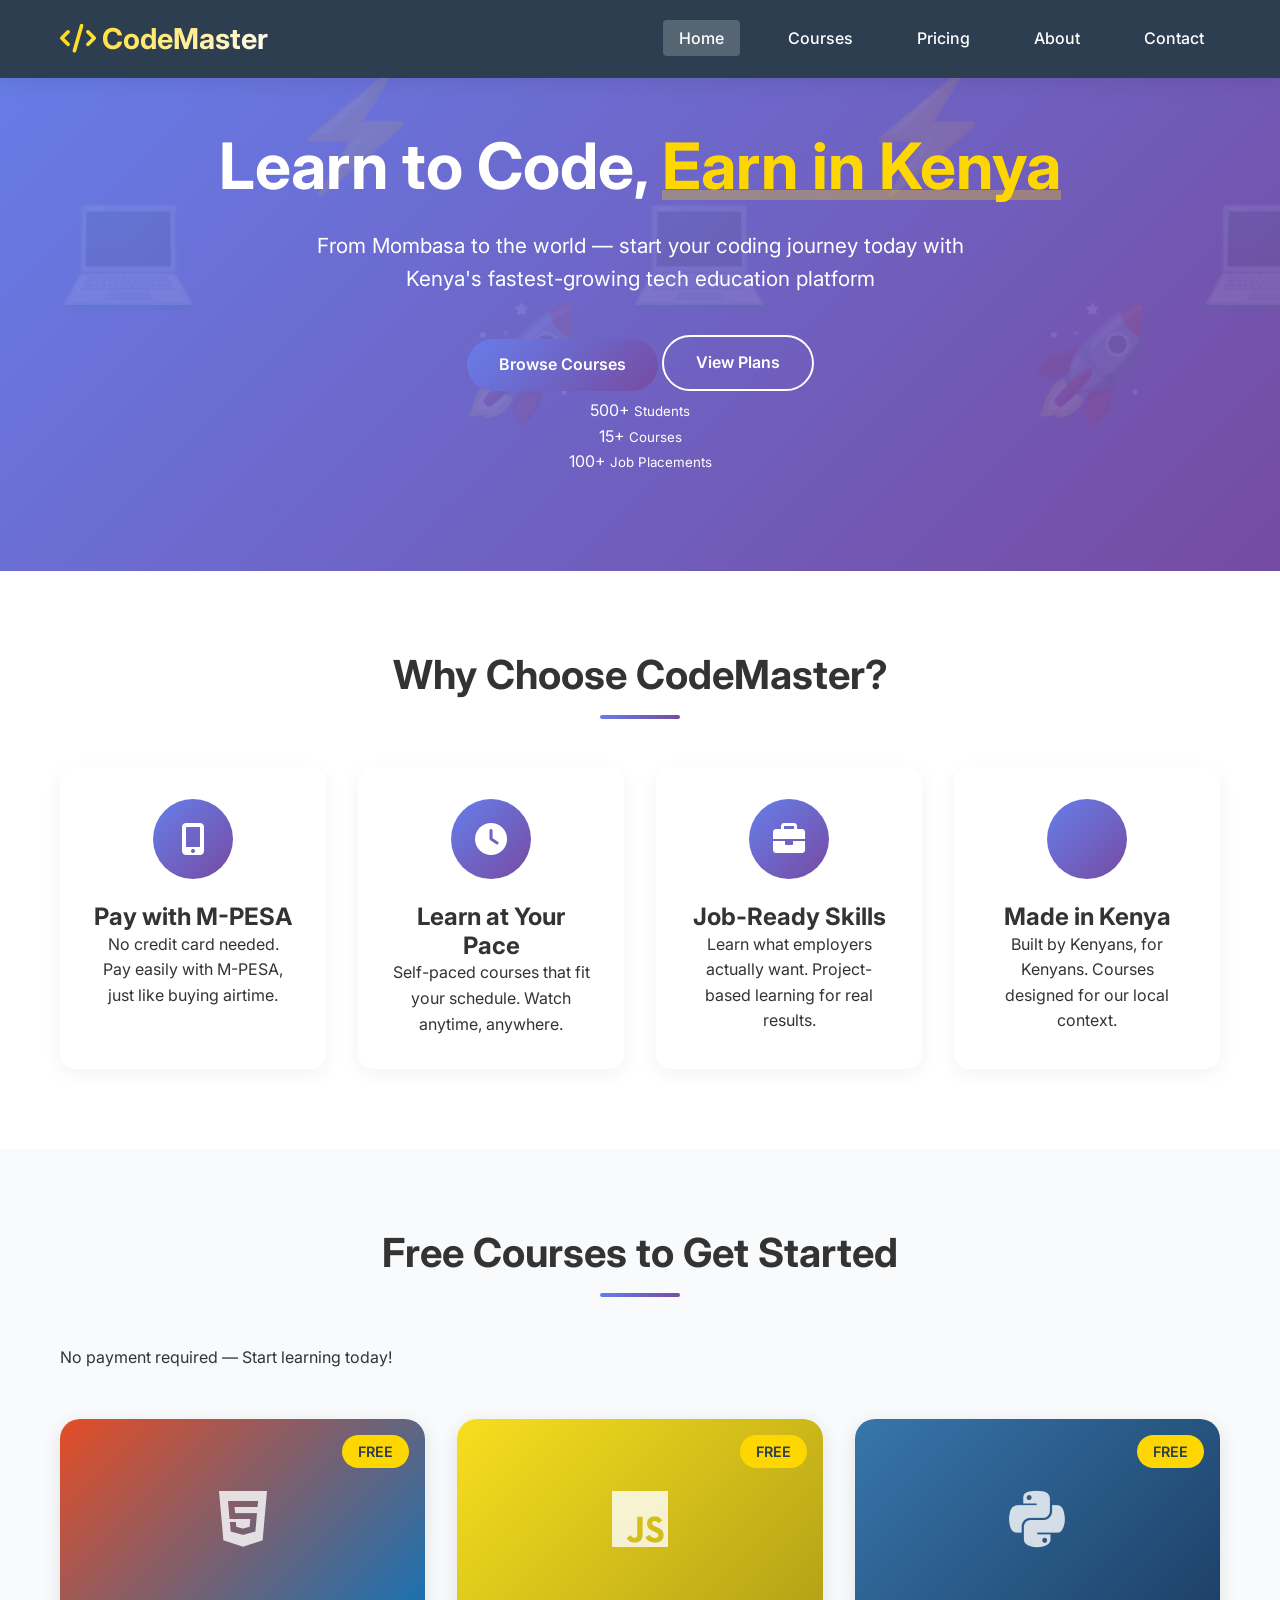
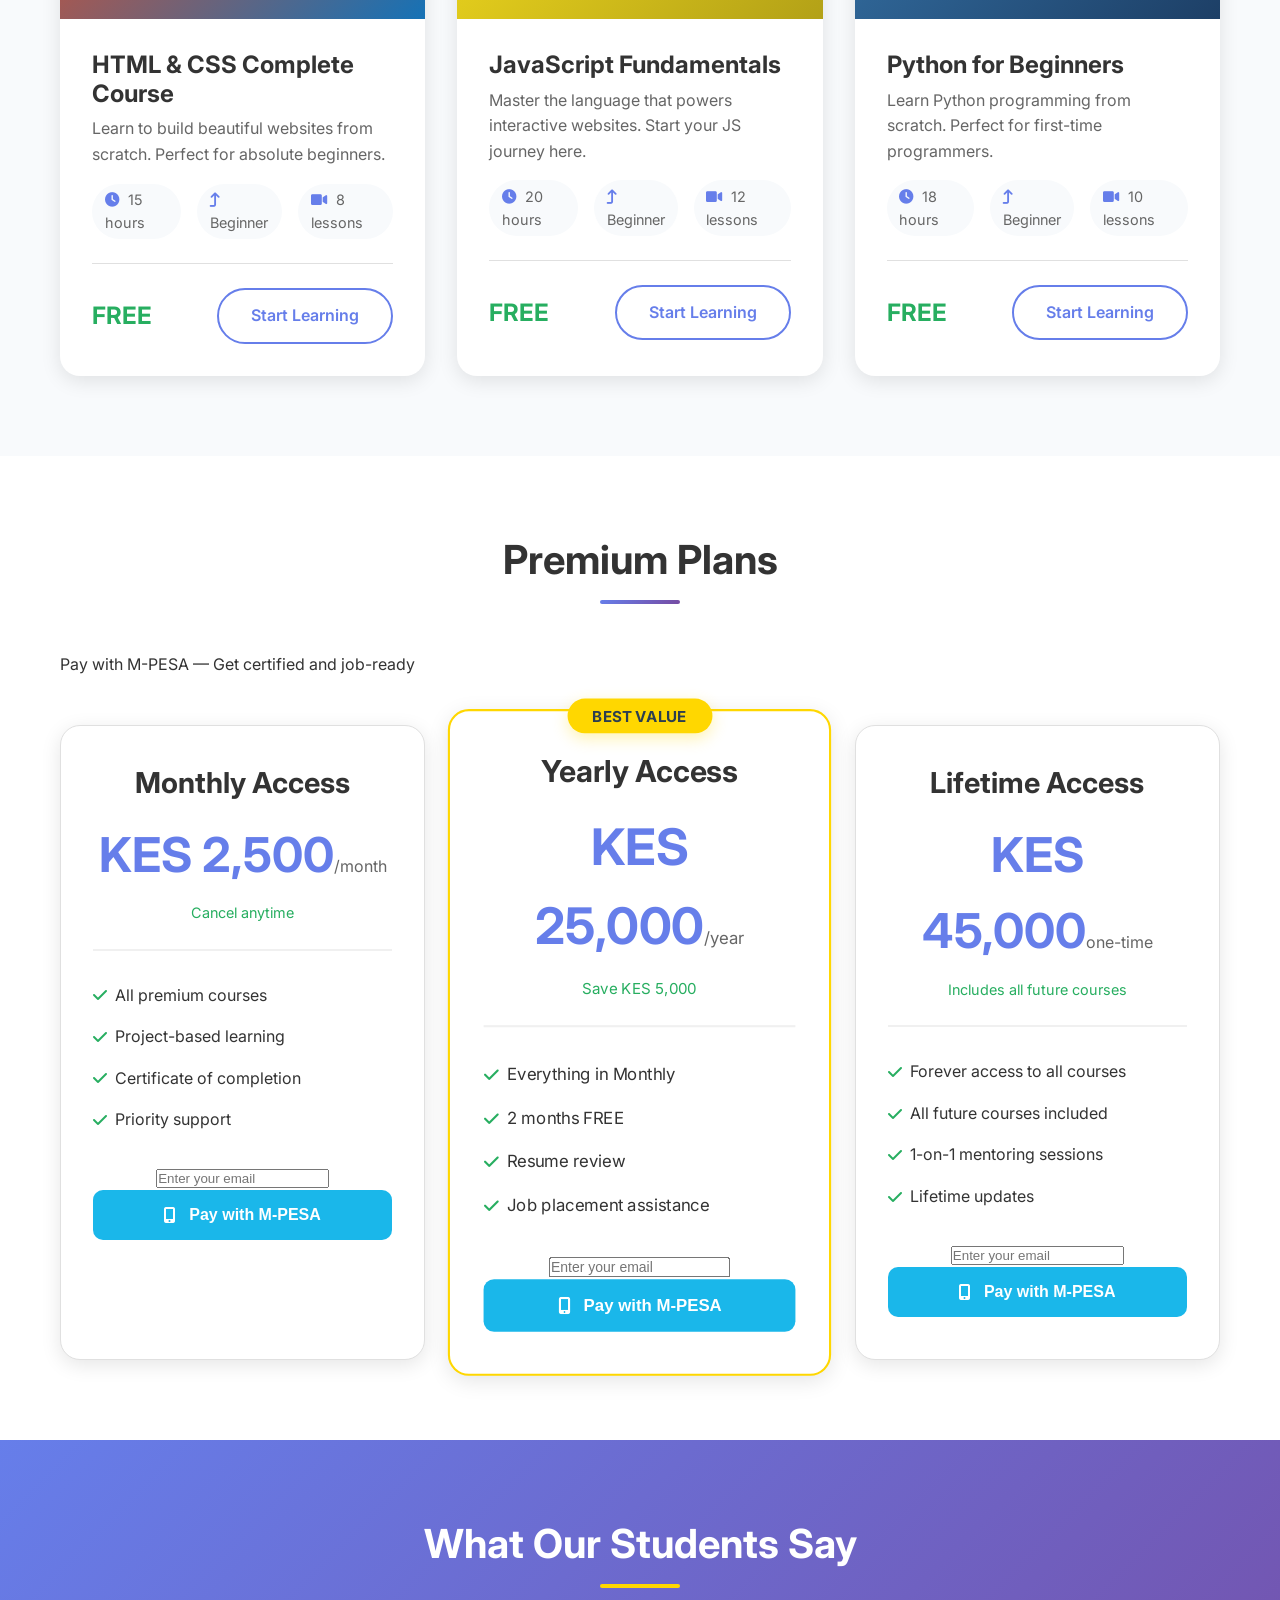
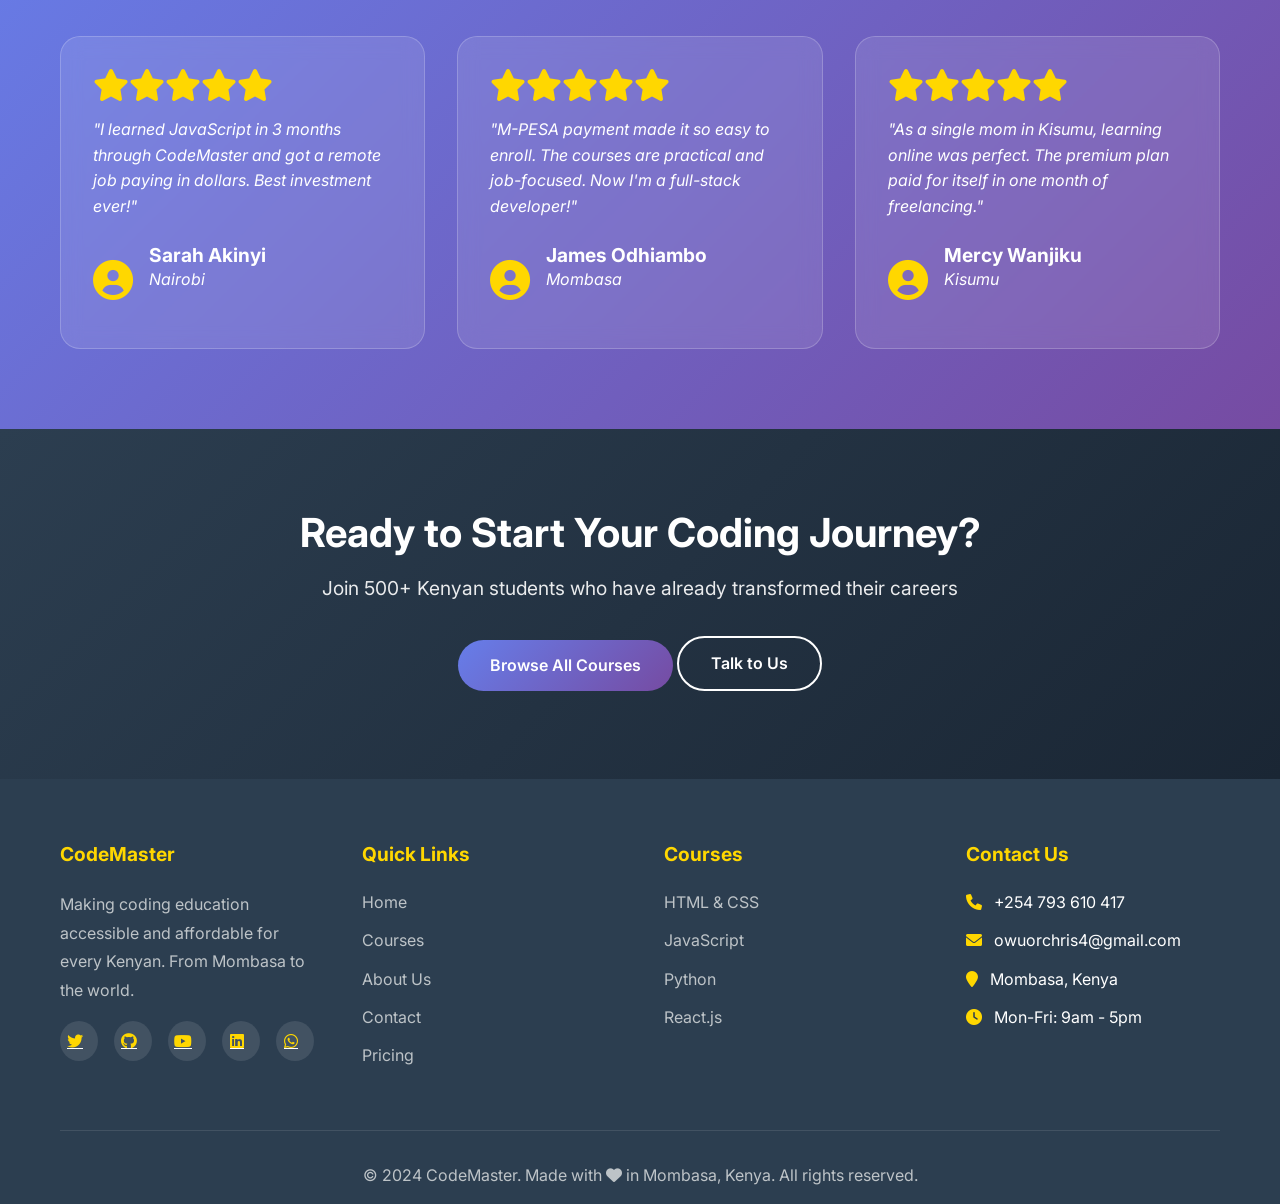
<file: index.html>
<!DOCTYPE html>
<html lang="en">
<head>
    <meta charset="UTF-8">
    <meta name="viewport" content="width=device-width, initial-scale=1.0">
    <title>CodeMaster Kenya - Learn to Code, Earn in Kenya</title>
    <link rel="stylesheet" href="css/style.css">
    <link rel="stylesheet" href="https://cdnjs.cloudflare.com/ajax/libs/font-awesome/6.0.0/css/all.min.css">
    <link href="https://fonts.googleapis.com/css2?family=Inter:wght@400;500;600;700;800&display=swap" rel="stylesheet">
    <script src="https://js.paystack.co/v1/inline.js"></script>
</head>
<body>
    <!-- Navigation -->
    <nav class="navbar">
        <div class="container">
            <div class="logo">
                <i class="fas fa-code"></i> CodeMaster
            </div>
            <div class="mobile-menu-btn">
                <i class="fas fa-bars"></i>
            </div>
            <ul class="nav-menu">
                <li><a href="index.html" class="active">Home</a></li>
                <li><a href="courses.html">Courses</a></li>
                <li><a href="#premium">Pricing</a></li>
                <li><a href="about.html">About</a></li>
                <li><a href="contact.html">Contact</a></li>
            </ul>
        </div>
    </nav>

    <!-- Hero Section -->
    <section class="hero">
        <div class="container hero-content">
            <h1>Learn to Code, <span class="highlight">Earn in Kenya</span></h1>
            <p>From Mombasa to the world — start your coding journey today with Kenya's fastest-growing tech education platform</p>
            <div class="hero-buttons">
                <a href="courses.html" class="btn btn-primary">Browse Courses</a>
                <a href="#premium" class="btn btn-secondary">View Plans</a>
            </div>
            <div class="hero-stats">
                <div class="hero-stat">
                    <span>500+</span>
                    <small>Students</small>
                </div>
                <div class="hero-stat">
                    <span>15+</span>
                    <small>Courses</small>
                </div>
                <div class="hero-stat">
                    <span>100+</span>
                    <small>Job Placements</small>
                </div>
            </div>
        </div>
    </section>

    <!-- Features Section -->
    <section class="features">
        <div class="container">
            <h2 class="section-title">Why Choose CodeMaster?</h2>
            <div class="features-grid">
                <div class="feature-card">
                    <div class="feature-icon">
                        <i class="fas fa-mobile-alt"></i>
                    </div>
                    <h3>Pay with M-PESA</h3>
                    <p>No credit card needed. Pay easily with M-PESA, just like buying airtime.</p>
                </div>
                <div class="feature-card">
                    <div class="feature-icon">
                        <i class="fas fa-clock"></i>
                    </div>
                    <h3>Learn at Your Pace</h3>
                    <p>Self-paced courses that fit your schedule. Watch anytime, anywhere.</p>
                </div>
                <div class="feature-card">
                    <div class="feature-icon">
                        <i class="fas fa-briefcase"></i>
                    </div>
                    <h3>Job-Ready Skills</h3>
                    <p>Learn what employers actually want. Project-based learning for real results.</p>
                </div>
                <div class="feature-card">
                    <div class="feature-icon">
                        <i class="fas fa-kenya"></i>
                    </div>
                    <h3>Made in Kenya</h3>
                    <p>Built by Kenyans, for Kenyans. Courses designed for our local context.</p>
                </div>
            </div>
        </div>
    </section>

    <!-- Free Courses Section -->
    <section class="courses-section">
        <div class="container">
            <h2 class="section-title">Free Courses to Get Started</h2>
            <p class="section-subtitle">No payment required — Start learning today!</p>
            
            <div class="course-grid">
                <!-- HTML & CSS Course -->
                <div class="course-card">
                    <div class="course-badge">FREE</div>
                    <div class="course-image" style="background: linear-gradient(135deg, #e44d26, #1572b6);">
                        <i class="fab fa-html5"></i>
                    </div>
                    <div class="course-content">
                        <h3>HTML & CSS Complete Course</h3>
                        <p>Learn to build beautiful websites from scratch. Perfect for absolute beginners.</p>
                        <div class="course-meta">
                            <span><i class="fas fa-clock"></i> 15 hours</span>
                            <span><i class="fas fa-level-up"></i> Beginner</span>
                            <span><i class="fas fa-video"></i> 8 lessons</span>
                        </div>
                        <div class="course-footer">
                            <span class="course-price free">FREE</span>
                            <a href="courses/html-css/index.html" class="btn btn-outline">Start Learning</a>
                        </div>
                    </div>
                </div>

                <!-- JavaScript Course -->
                <div class="course-card">
                    <div class="course-badge">FREE</div>
                    <div class="course-image" style="background: linear-gradient(135deg, #f7df1e, #b3a117);">
                        <i class="fab fa-js"></i>
                    </div>
                    <div class="course-content">
                        <h3>JavaScript Fundamentals</h3>
                        <p>Master the language that powers interactive websites. Start your JS journey here.</p>
                        <div class="course-meta">
                            <span><i class="fas fa-clock"></i> 20 hours</span>
                            <span><i class="fas fa-level-up"></i> Beginner</span>
                            <span><i class="fas fa-video"></i> 12 lessons</span>
                        </div>
                        <div class="course-footer">
                            <span class="course-price free">FREE</span>
                            <a href="courses/javascript/index.html" class="btn btn-outline">Start Learning</a>
                        </div>
                    </div>
                </div>

                <!-- Python Course -->
                <div class="course-card">
                    <div class="course-badge">FREE</div>
                    <div class="course-image" style="background: linear-gradient(135deg, #3776ab, #1d3f66);">
                        <i class="fab fa-python"></i>
                    </div>
                    <div class="course-content">
                        <h3>Python for Beginners</h3>
                        <p>Learn Python programming from scratch. Perfect for first-time programmers.</p>
                        <div class="course-meta">
                            <span><i class="fas fa-clock"></i> 18 hours</span>
                            <span><i class="fas fa-level-up"></i> Beginner</span>
                            <span><i class="fas fa-video"></i> 10 lessons</span>
                        </div>
                        <div class="course-footer">
                            <span class="course-price free">FREE</span>
                            <a href="courses/python/index.html" class="btn btn-outline">Start Learning</a>
                        </div>
                    </div>
                </div>
            </div>
        </div>
    </section>

    <!-- Premium Plans Section -->
    <section id="premium" class="premium-section">
        <div class="container">
            <h2 class="section-title">Premium Plans</h2>
            <p class="section-subtitle">Pay with M-PESA — Get certified and job-ready</p>
            
            <div class="pricing-grid">
                <!-- Monthly Plan -->
                <div class="pricing-card">
                    <div class="pricing-header">
                        <h3>Monthly Access</h3>
                        <div class="price">KES 2,500<span>/month</span></div>
                        <div class="savings">Cancel anytime</div>
                    </div>
                    <ul class="features-list">
                        <li><i class="fas fa-check"></i> All premium courses</li>
                        <li><i class="fas fa-check"></i> Project-based learning</li>
                        <li><i class="fas fa-check"></i> Certificate of completion</li>
                        <li><i class="fas fa-check"></i> Priority support</li>
                    </ul>
                    <div class="payment-form">
                        <input type="email" id="email-monthly" class="email-input" placeholder="Enter your email" required>
                    </div>
                    <button class="btn btn-paystack" onclick="processPayment(2500, 'Monthly Premium Access', 'email-monthly')">
                        <i class="fas fa-mobile-alt"></i> Pay with M-PESA
                    </button>
                </div>

                <!-- Yearly Plan -->
                <div class="pricing-card featured">
                    <div class="popular-badge">BEST VALUE</div>
                    <div class="pricing-header">
                        <h3>Yearly Access</h3>
                        <div class="price">KES 25,000<span>/year</span></div>
                        <div class="savings">Save KES 5,000</div>
                    </div>
                    <ul class="features-list">
                        <li><i class="fas fa-check"></i> Everything in Monthly</li>
                        <li><i class="fas fa-check"></i> 2 months FREE</li>
                        <li><i class="fas fa-check"></i> Resume review</li>
                        <li><i class="fas fa-check"></i> Job placement assistance</li>
                    </ul>
                    <div class="payment-form">
                        <input type="email" id="email-yearly" class="email-input" placeholder="Enter your email" required>
                    </div>
                    <button class="btn btn-paystack" onclick="processPayment(25000, 'Yearly Premium Access', 'email-yearly')">
                        <i class="fas fa-mobile-alt"></i> Pay with M-PESA
                    </button>
                </div>

                <!-- Lifetime Plan -->
                <div class="pricing-card">
                    <div class="pricing-header">
                        <h3>Lifetime Access</h3>
                        <div class="price">KES 45,000<span>one-time</span></div>
                        <div class="savings">Includes all future courses</div>
                    </div>
                    <ul class="features-list">
                        <li><i class="fas fa-check"></i> Forever access to all courses</li>
                        <li><i class="fas fa-check"></i> All future courses included</li>
                        <li><i class="fas fa-check"></i> 1-on-1 mentoring sessions</li>
                        <li><i class="fas fa-check"></i> Lifetime updates</li>
                    </ul>
                    <div class="payment-form">
                        <input type="email" id="email-lifetime" class="email-input" placeholder="Enter your email" required>
                    </div>
                    <button class="btn btn-paystack" onclick="processPayment(45000, 'Lifetime Premium Access', 'email-lifetime')">
                        <i class="fas fa-mobile-alt"></i> Pay with M-PESA
                    </button>
                </div>
            </div>
        </div>
    </section>

    <!-- Testimonials Section -->
    <section class="testimonials">
        <div class="container">
            <h2 class="section-title">What Our Students Say</h2>
            <div class="testimonials-grid">
                <div class="testimonial-card">
                    <div class="rating">
                        <i class="fas fa-star"></i><i class="fas fa-star"></i><i class="fas fa-star"></i><i class="fas fa-star"></i><i class="fas fa-star"></i>
                    </div>
                    <p>"I learned JavaScript in 3 months through CodeMaster and got a remote job paying in dollars. Best investment ever!"</p>
                    <div class="testimonial-author">
                        <i class="fas fa-user-circle fa-2x"></i>
                        <div>
                            <h4>Sarah Akinyi</h4>
                            <p>Nairobi</p>
                        </div>
                    </div>
                </div>
                <div class="testimonial-card">
                    <div class="rating">
                        <i class="fas fa-star"></i><i class="fas fa-star"></i><i class="fas fa-star"></i><i class="fas fa-star"></i><i class="fas fa-star"></i>
                    </div>
                    <p>"M-PESA payment made it so easy to enroll. The courses are practical and job-focused. Now I'm a full-stack developer!"</p>
                    <div class="testimonial-author">
                        <i class="fas fa-user-circle fa-2x"></i>
                        <div>
                            <h4>James Odhiambo</h4>
                            <p>Mombasa</p>
                        </div>
                    </div>
                </div>
                <div class="testimonial-card">
                    <div class="rating">
                        <i class="fas fa-star"></i><i class="fas fa-star"></i><i class="fas fa-star"></i><i class="fas fa-star"></i><i class="fas fa-star"></i>
                    </div>
                    <p>"As a single mom in Kisumu, learning online was perfect. The premium plan paid for itself in one month of freelancing."</p>
                    <div class="testimonial-author">
                        <i class="fas fa-user-circle fa-2x"></i>
                        <div>
                            <h4>Mercy Wanjiku</h4>
                            <p>Kisumu</p>
                        </div>
                    </div>
                </div>
            </div>
        </div>
    </section>

    <!-- CTA Section -->
    <section class="cta-section">
        <div class="container">
            <h2>Ready to Start Your Coding Journey?</h2>
            <p>Join 500+ Kenyan students who have already transformed their careers</p>
            <div class="cta-buttons">
                <a href="courses.html" class="btn btn-primary">Browse All Courses</a>
                <a href="contact.html" class="btn btn-secondary">Talk to Us</a>
            </div>
        </div>
    </section>

    <!-- Footer -->
    <footer>
        <div class="container">
            <div class="footer-grid">
                <div class="footer-section">
                    <h4>CodeMaster</h4>
                    <p>Making coding education accessible and affordable for every Kenyan. From Mombasa to the world.</p>
                    <div class="social-links">
                        <a href="#"><i class="fab fa-twitter"></i></a>
                        <a href="#"><i class="fab fa-github"></i></a>
                        <a href="#"><i class="fab fa-youtube"></i></a>
                        <a href="#"><i class="fab fa-linkedin"></i></a>
                        <a href="#"><i class="fab fa-whatsapp"></i></a>
                    </div>
                </div>
                <div class="footer-section">
                    <h4>Quick Links</h4>
                    <ul>
                        <li><a href="index.html">Home</a></li>
                        <li><a href="courses.html">Courses</a></li>
                        <li><a href="about.html">About Us</a></li>
                        <li><a href="contact.html">Contact</a></li>
                        <li><a href="#premium">Pricing</a></li>
                    </ul>
                </div>
                <div class="footer-section">
                    <h4>Courses</h4>
                    <ul>
                        <li><a href="courses/html-css/index.html">HTML & CSS</a></li>
                        <li><a href="courses/javascript/index.html">JavaScript</a></li>
                        <li><a href="courses/python/index.html">Python</a></li>
                        <li><a href="courses/react/index.html">React.js</a></li>
                    </ul>
                </div>
                <div class="footer-section">
                    <h4>Contact Us</h4>
                    <ul>
                        <li><i class="fas fa-phone"></i> +254 793 610 417</li>
                        <li><i class="fas fa-envelope"></i> owuorchris4@gmail.com</li>
                        <li><i class="fas fa-map-marker"></i> Mombasa, Kenya</li>
                        <li><i class="fas fa-clock"></i> Mon-Fri: 9am - 5pm</li>
                    </ul>
                </div>
            </div>
            <div class="footer-bottom">
                <p>&copy; 2024 CodeMaster. Made with <i class="fas fa-heart"></i> in Mombasa, Kenya. All rights reserved.</p>
            </div>
        </div>
    </footer>

    <script src="js/main.js"></script>
</body>
</html>
</file>
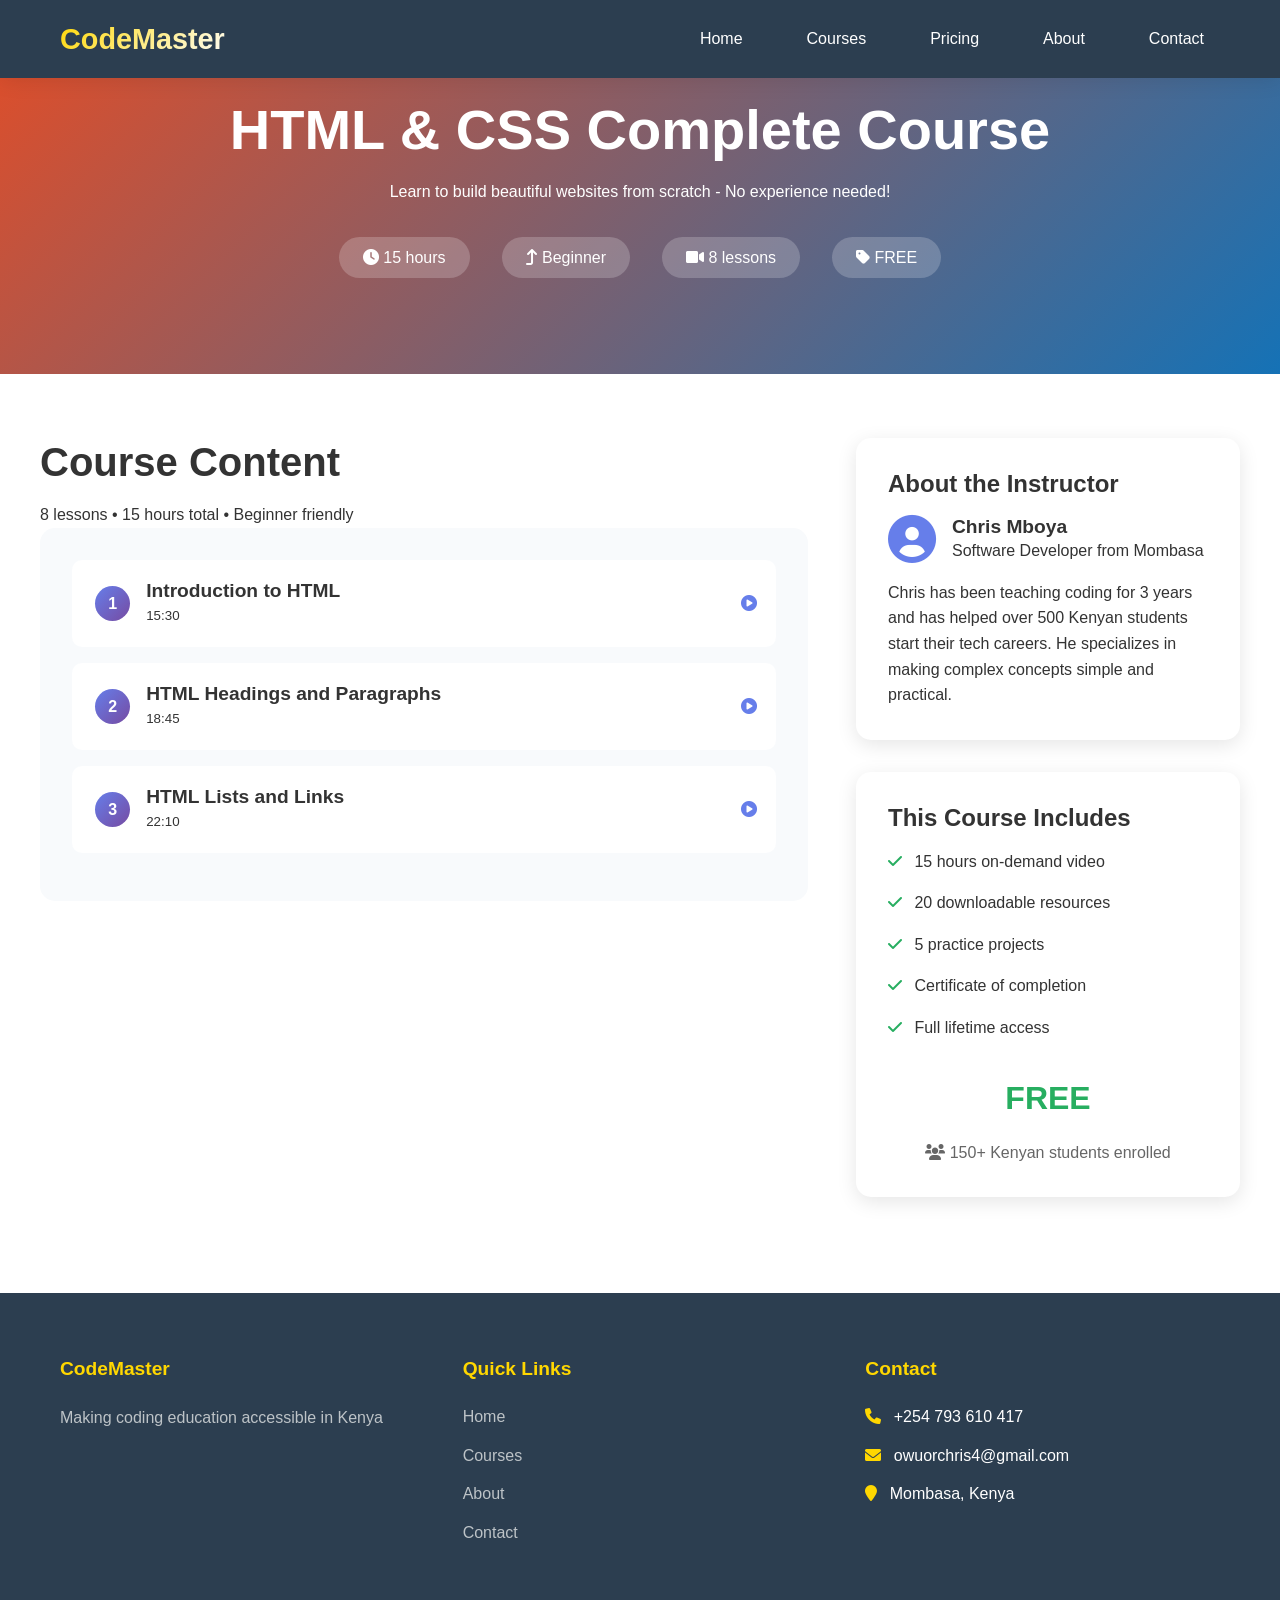
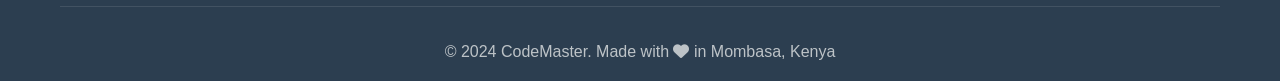
<file: courses/html-css/index.html>
<!DOCTYPE html>
<html lang="en">
<head>
    <meta charset="UTF-8">
    <meta name="viewport" content="width=device-width, initial-scale=1.0">
    <title>HTML & CSS Complete Course - CodeMaster Kenya</title>
    <link rel="stylesheet" href="../../css/style.css">
    <link rel="stylesheet" href="https://cdnjs.cloudflare.com/ajax/libs/font-awesome/6.0.0/css/all.min.css">
    <style>
        .course-detail-header {
            background: linear-gradient(135deg, #e44d26 0%, #1572b6 100%);
            color: white;
            padding: 6rem 0 4rem;
            text-align: center;
        }
        
        .course-detail-header h1 {
            font-size: 3.5rem;
            margin-bottom: 1rem;
        }
        
        .course-stats {
            display: flex;
            justify-content: center;
            gap: 2rem;
            margin: 2rem 0;
            flex-wrap: wrap;
        }
        
        .course-stats span {
            background: rgba(255,255,255,0.2);
            padding: 0.5rem 1.5rem;
            border-radius: 50px;
            font-size: 1rem;
        }
        
        .course-layout {
            display: grid;
            grid-template-columns: 2fr 1fr;
            gap: 3rem;
            padding: 4rem 0;
        }
        
        .lesson-list {
            background: #f8fafc;
            border-radius: 15px;
            padding: 2rem;
        }
        
        .lesson-item {
            background: white;
            padding: 1.2rem;
            margin-bottom: 1rem;
            border-radius: 10px;
            display: flex;
            align-items: center;
            gap: 1rem;
            cursor: pointer;
            transition: all 0.3s;
            border-left: 4px solid transparent;
        }
        
        .lesson-item:hover {
            transform: translateX(10px);
            box-shadow: 0 5px 20px rgba(0,0,0,0.1);
            border-left-color: #e44d26;
        }
        
        .lesson-number {
            background: linear-gradient(135deg, #667eea, #764ba2);
            color: white;
            width: 35px;
            height: 35px;
            border-radius: 50%;
            display: flex;
            align-items: center;
            justify-content: center;
            font-weight: bold;
        }
        
        .lesson-content {
            display: none;
            padding: 2rem;
            background: white;
            border-radius: 15px;
            margin-top: 2rem;
            box-shadow: 0 5px 20px rgba(0,0,0,0.1);
        }
        
        .lesson-content.active {
            display: block;
            animation: fadeIn 0.5s ease;
        }
        
        .code-block {
            background: #1e1e1e;
            color: #d4d4d4;
            padding: 1.5rem;
            border-radius: 10px;
            font-family: 'Courier New', monospace;
            margin: 1.5rem 0;
            overflow-x: auto;
        }
        
        .instructor-card {
            background: white;
            border-radius: 15px;
            padding: 2rem;
            box-shadow: 0 5px 20px rgba(0,0,0,0.1);
            margin-bottom: 2rem;
        }
        
        .instructor-info {
            display: flex;
            align-items: center;
            gap: 1rem;
            margin: 1rem 0;
        }
        
        .instructor-info i {
            font-size: 3rem;
            color: #667eea;
        }
        
        @media (max-width: 768px) {
            .course-layout {
                grid-template-columns: 1fr;
            }
            
            .course-detail-header h1 {
                font-size: 2.5rem;
            }
        }
    </style>
</head>
<body>
    <nav class="navbar">
        <div class="container">
            <div class="logo">CodeMaster</div>
            <div class="mobile-menu-btn">
                <i class="fas fa-bars"></i>
            </div>
            <ul class="nav-menu">
                <li><a href="../../index.html">Home</a></li>
                <li><a href="../../courses.html">Courses</a></li>
                <li><a href="../../index.html#premium">Pricing</a></li>
                <li><a href="../../about.html">About</a></li>
                <li><a href="../../contact.html">Contact</a></li>
            </ul>
        </div>
    </nav>

    <section class="course-detail-header">
        <div class="container">
            <h1>HTML & CSS Complete Course</h1>
            <p>Learn to build beautiful websites from scratch - No experience needed!</p>
            <div class="course-stats">
                <span><i class="fas fa-clock"></i> 15 hours</span>
                <span><i class="fas fa-level-up"></i> Beginner</span>
                <span><i class="fas fa-video"></i> 8 lessons</span>
                <span><i class="fas fa-tag"></i> FREE</span>
            </div>
        </div>
    </section>

    <section class="course-layout container">
        <div class="course-main">
            <h2>Course Content</h2>
            <p>8 lessons • 15 hours total • Beginner friendly</p>
            
            <div class="lesson-list" id="lessonList"></div>
        </div>
        
        <div class="course-sidebar">
            <div class="instructor-card">
                <h3>About the Instructor</h3>
                <div class="instructor-info">
                    <i class="fas fa-user-circle"></i>
                    <div>
                        <h4>Chris Mboya</h4>
                        <p>Software Developer from Mombasa</p>
                    </div>
                </div>
                <p>Chris has been teaching coding for 3 years and has helped over 500 Kenyan students start their tech careers. He specializes in making complex concepts simple and practical.</p>
            </div>
            
            <div class="instructor-card">
                <h3>This Course Includes</h3>
                <ul style="list-style: none;">
                    <li style="margin: 1rem 0;"><i class="fas fa-check" style="color: #27ae60; margin-right: 0.5rem;"></i> 15 hours on-demand video</li>
                    <li style="margin: 1rem 0;"><i class="fas fa-check" style="color: #27ae60; margin-right: 0.5rem;"></i> 20 downloadable resources</li>
                    <li style="margin: 1rem 0;"><i class="fas fa-check" style="color: #27ae60; margin-right: 0.5rem;"></i> 5 practice projects</li>
                    <li style="margin: 1rem 0;"><i class="fas fa-check" style="color: #27ae60; margin-right: 0.5rem;"></i> Certificate of completion</li>
                    <li style="margin: 1rem 0;"><i class="fas fa-check" style="color: #27ae60; margin-right: 0.5rem;"></i> Full lifetime access</li>
                </ul>
                <div style="text-align: center; margin-top: 2rem;">
                    <span style="font-size: 2rem; color: #27ae60; font-weight: bold; display: block; margin-bottom: 1rem;">FREE</span>
                    <p style="color: #666;"><i class="fas fa-users"></i> 150+ Kenyan students enrolled</p>
                </div>
            </div>
        </div>
    </section>

    <footer>
        <div class="container">
            <div class="footer-grid">
                <div class="footer-section">
                    <h4>CodeMaster</h4>
                    <p>Making coding education accessible in Kenya</p>
                </div>
                <div class="footer-section">
                    <h4>Quick Links</h4>
                    <ul>
                        <li><a href="../../index.html">Home</a></li>
                        <li><a href="../../courses.html">Courses</a></li>
                        <li><a href="../../about.html">About</a></li>
                        <li><a href="../../contact.html">Contact</a></li>
                    </ul>
                </div>
                <div class="footer-section">
                    <h4>Contact</h4>
                    <ul>
                        <li><i class="fas fa-phone"></i> +254 793 610 417</li>
                        <li><i class="fas fa-envelope"></i> owuorchris4@gmail.com</li>
                        <li><i class="fas fa-map-marker"></i> Mombasa, Kenya</li>
                    </ul>
                </div>
            </div>
            <div class="footer-bottom">
                <p>&copy; 2024 CodeMaster. Made with <i class="fas fa-heart"></i> in Mombasa, Kenya</p>
            </div>
        </div>
    </footer>

    <script src="../../js/main.js"></script>
    <script>
        const lessons = [
            {
                number: 1,
                title: "Introduction to HTML",
                duration: "15:30",
                content: `
                    <h2>Lesson 1: Introduction to HTML</h2>
                    <p>HTML (HyperText Markup Language) is the standard language for creating web pages.</p>
                    
                    <h3>Basic HTML Structure:</h3>
                    <div class="code-block">
&lt;!DOCTYPE html&gt;
&lt;html&gt;
&lt;head&gt;
    &lt;title&gt;My First Page&lt;/title&gt;
&lt;/head&gt;
&lt;body&gt;
    &lt;h1&gt;Hello, World!&lt;/h1&gt;
    &lt;p&gt;This is my first paragraph.&lt;/p&gt;
&lt;/body&gt;
&lt;/html&gt;
                    </div>
                    
                    <h3>Explanation:</h3>
                    <ul>
                        <li><strong>&lt;!DOCTYPE html&gt;</strong> - Declares HTML5</li>
                        <li><strong>&lt;html&gt;</strong> - Root element</li>
                        <li><strong>&lt;head&gt;</strong> - Contains meta information</li>
                        <li><strong>&lt;body&gt;</strong> - Contains visible content</li>
                    </ul>
                    
                    <h3>Try It Yourself:</h3>
                    <p>Copy the code above into a text editor, save it as "index.html", and open it in your browser.</p>
                `
            },
            {
                number: 2,
                title: "HTML Headings and Paragraphs",
                duration: "18:45",
                content: `
                    <h2>Lesson 2: Headings and Paragraphs</h2>
                    
                    <h3>Headings (h1 to h6):</h3>
                    <div class="code-block">
&lt;h1&gt;Main Title&lt;/h1&gt;
&lt;h2&gt;Section Title&lt;/h2&gt;
&lt;h3&gt;Subsection&lt;/h3&gt;
&lt;h4&gt;Smaller Subsection&lt;/h4&gt;
&lt;h5&gt;Minor Heading&lt;/h5&gt;
&lt;h6&gt;Smallest Heading&lt;/h6&gt;
                    </div>
                    
                    <h3>Paragraphs:</h3>
                    <div class="code-block">
&lt;p&gt;This is a paragraph of text. It can contain multiple sentences.&lt;/p&gt;
&lt;p&gt;This is another paragraph. Browsers add space between paragraphs.&lt;/p&gt;
                    </div>
                    
                    <h3>Text Formatting:</h3>
                    <div class="code-block">
&lt;strong&gt;Bold text&lt;/strong&gt;
&lt;em&gt;Italic text&lt;/em&gt;
&lt;u&gt;Underlined text&lt;/u&gt;
&lt;mark&gt;Highlighted text&lt;/mark&gt;
                    </div>
                `
            },
            {
                number: 3,
                title: "HTML Lists and Links",
                duration: "22:10",
                content: `
                    <h2>Lesson 3: Lists and Links</h2>
                    
                    <h3>Unordered Lists:</h3>
                    <div class="code-block">
&lt;ul&gt;
    &lt;li&gt;HTML&lt;/li&gt;
    &lt;li&gt;CSS&lt;/li&gt;
    &lt;li&gt;JavaScript&lt;/li&gt;
&lt;/ul&gt;
                    </div>
                    
                    <h3>Ordered Lists:</h3>
                    <div class="code-block">
&lt;ol&gt;
    &lt;li&gt;Learn HTML&lt;/li&gt;
    &lt;li&gt;Learn CSS&lt;/li&gt;
    &lt;li&gt;Learn JavaScript&lt;/li&gt;
&lt;/ol&gt;
                    </div>
                    
                    <h3>Links:</h3>
                    <div class="code-block">
&lt;a href="https://google.com"&gt;Visit Google&lt;/a&gt;
&lt;a href="page2.html"&gt;Go to Page 2&lt;/a&gt;
&lt;a href="mailto:owuorchris4@gmail.com"&gt;Email Me&lt;/a&gt;
&lt;a href="tel:+254793610417"&gt;Call Me&lt;/a&gt;
                    </div>
                `
            }
        ];

        const lessonList = document.getElementById('lessonList');
        
        lessons.forEach((lesson, index) => {
            const lessonItem = document.createElement('div');
            lessonItem.className = 'lesson-item';
            lessonItem.innerHTML = `
                <div class="lesson-number">${lesson.number}</div>
                <div>
                    <h4>${lesson.title}</h4>
                    <small>${lesson.duration}</small>
                </div>
                <i class="fas fa-play-circle" style="margin-left: auto; color: #667eea;"></i>
            `;
            
            lessonItem.onclick = () => showLesson(index);
            lessonList.appendChild(lessonItem);
            
            const contentDiv = document.createElement('div');
            contentDiv.id = `lesson-${index}`;
            contentDiv.className = 'lesson-content';
            contentDiv.innerHTML = lesson.content;
            lessonList.appendChild(contentDiv);
        });

        function showLesson(index) {
            document.querySelectorAll('.lesson-content').forEach(el => {
                el.classList.remove('active');
            });
            document.getElementById(`lesson-${index}`).classList.add('active');
        }
    </script>
</body>
</html>
</file>
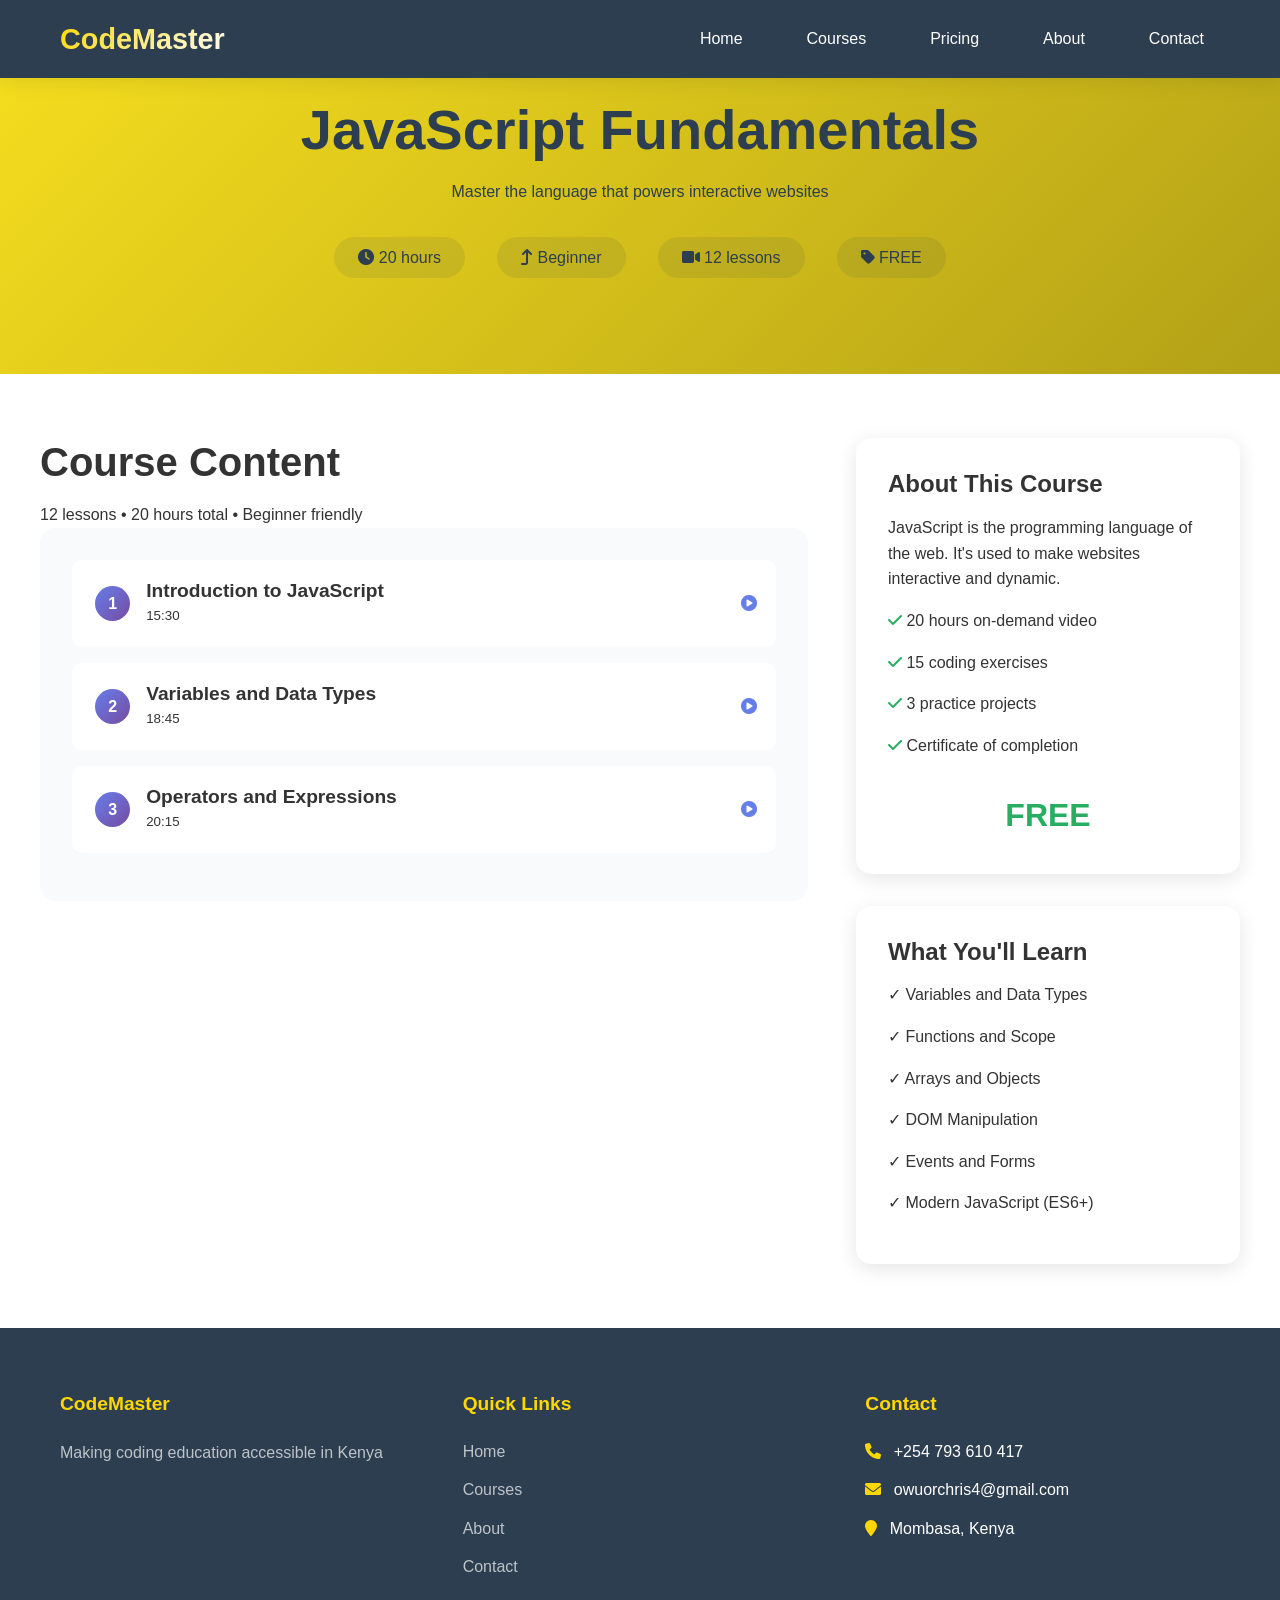
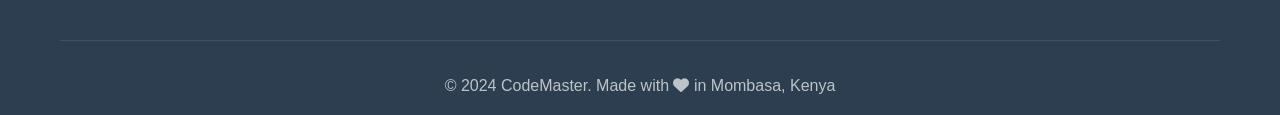
<file: courses/javascript/index.html>
<!DOCTYPE html>
<html lang="en">
<head>
    <meta charset="UTF-8">
    <meta name="viewport" content="width=device-width, initial-scale=1.0">
    <title>JavaScript Fundamentals - CodeMaster Kenya</title>
    <link rel="stylesheet" href="../../css/style.css">
    <link rel="stylesheet" href="https://cdnjs.cloudflare.com/ajax/libs/font-awesome/6.0.0/css/all.min.css">
    <style>
        .course-header {
            background: linear-gradient(135deg, #f7df1e 0%, #b3a117 100%);
            color: #2c3e50;
            padding: 6rem 0 4rem;
            text-align: center;
        }
        
        .course-header h1 {
            font-size: 3.5rem;
            margin-bottom: 1rem;
        }
        
        .course-stats {
            display: flex;
            justify-content: center;
            gap: 2rem;
            margin: 2rem 0;
            flex-wrap: wrap;
        }
        
        .course-stats span {
            background: rgba(44, 62, 80, 0.1);
            padding: 0.5rem 1.5rem;
            border-radius: 50px;
            font-size: 1rem;
        }
        
        .course-layout {
            display: grid;
            grid-template-columns: 2fr 1fr;
            gap: 3rem;
            padding: 4rem 0;
        }
        
        .lesson-list {
            background: #f8fafc;
            border-radius: 15px;
            padding: 2rem;
        }
        
        .lesson-item {
            background: white;
            padding: 1.2rem;
            margin-bottom: 1rem;
            border-radius: 10px;
            display: flex;
            align-items: center;
            gap: 1rem;
            cursor: pointer;
            transition: all 0.3s;
            border-left: 4px solid transparent;
        }
        
        .lesson-item:hover {
            transform: translateX(10px);
            box-shadow: 0 5px 20px rgba(0,0,0,0.1);
            border-left-color: #f7df1e;
        }
        
        .lesson-number {
            background: linear-gradient(135deg, #667eea, #764ba2);
            color: white;
            width: 35px;
            height: 35px;
            border-radius: 50%;
            display: flex;
            align-items: center;
            justify-content: center;
            font-weight: bold;
        }
        
        .lesson-content {
            display: none;
            padding: 2rem;
            background: white;
            border-radius: 15px;
            margin-top: 2rem;
            box-shadow: 0 5px 20px rgba(0,0,0,0.1);
        }
        
        .lesson-content.active {
            display: block;
            animation: fadeIn 0.5s ease;
        }
        
        .code-block {
            background: #1e1e1e;
            color: #d4d4d4;
            padding: 1.5rem;
            border-radius: 10px;
            font-family: 'Courier New', monospace;
            margin: 1.5rem 0;
            overflow-x: auto;
        }
        
        .code-output {
            background: #f0f0f0;
            padding: 1rem;
            border-radius: 5px;
            margin-top: 0.5rem;
            font-family: monospace;
        }
        
        .try-it {
            background: #667eea;
            color: white;
            padding: 1rem;
            border-radius: 10px;
            margin: 1.5rem 0;
            cursor: pointer;
            transition: all 0.3s;
            text-align: center;
        }
        
        .try-it:hover {
            background: #764ba2;
        }
        
        @media (max-width: 768px) {
            .course-layout {
                grid-template-columns: 1fr;
            }
            
            .course-header h1 {
                font-size: 2.5rem;
            }
        }
    </style>
</head>
<body>
    <nav class="navbar">
        <div class="container">
            <div class="logo">CodeMaster</div>
            <div class="mobile-menu-btn">
                <i class="fas fa-bars"></i>
            </div>
            <ul class="nav-menu">
                <li><a href="../../index.html">Home</a></li>
                <li><a href="../../courses.html">Courses</a></li>
                <li><a href="../../index.html#premium">Pricing</a></li>
                <li><a href="../../about.html">About</a></li>
                <li><a href="../../contact.html">Contact</a></li>
            </ul>
        </div>
    </nav>

    <section class="course-header">
        <div class="container">
            <h1>JavaScript Fundamentals</h1>
            <p>Master the language that powers interactive websites</p>
            <div class="course-stats">
                <span><i class="fas fa-clock"></i> 20 hours</span>
                <span><i class="fas fa-level-up"></i> Beginner</span>
                <span><i class="fas fa-video"></i> 12 lessons</span>
                <span><i class="fas fa-tag"></i> FREE</span>
            </div>
        </div>
    </section>

    <div class="container course-layout">
        <div class="course-main">
            <h2>Course Content</h2>
            <p>12 lessons • 20 hours total • Beginner friendly</p>
            
            <div class="lesson-list" id="lessonList"></div>
        </div>
        
        <div class="course-sidebar">
            <div class="instructor-card" style="background: white; padding: 2rem; border-radius: 15px; box-shadow: 0 5px 20px rgba(0,0,0,0.1); margin-bottom: 2rem;">
                <h3>About This Course</h3>
                <p style="margin: 1rem 0;">JavaScript is the programming language of the web. It's used to make websites interactive and dynamic.</p>
                <ul style="list-style: none;">
                    <li style="margin: 1rem 0;"><i class="fas fa-check" style="color: #27ae60;"></i> 20 hours on-demand video</li>
                    <li style="margin: 1rem 0;"><i class="fas fa-check" style="color: #27ae60;"></i> 15 coding exercises</li>
                    <li style="margin: 1rem 0;"><i class="fas fa-check" style="color: #27ae60;"></i> 3 practice projects</li>
                    <li style="margin: 1rem 0;"><i class="fas fa-check" style="color: #27ae60;"></i> Certificate of completion</li>
                </ul>
                <div style="text-align: center; margin-top: 2rem;">
                    <span style="font-size: 2rem; color: #27ae60; font-weight: bold;">FREE</span>
                </div>
            </div>
            
            <div class="instructor-card" style="background: white; padding: 2rem; border-radius: 15px; box-shadow: 0 5px 20px rgba(0,0,0,0.1);">
                <h3>What You'll Learn</h3>
                <ul style="list-style: none;">
                    <li style="margin: 1rem 0;">✓ Variables and Data Types</li>
                    <li style="margin: 1rem 0;">✓ Functions and Scope</li>
                    <li style="margin: 1rem 0;">✓ Arrays and Objects</li>
                    <li style="margin: 1rem 0;">✓ DOM Manipulation</li>
                    <li style="margin: 1rem 0;">✓ Events and Forms</li>
                    <li style="margin: 1rem 0;">✓ Modern JavaScript (ES6+)</li>
                </ul>
            </div>
        </div>
    </div>

    <footer>
        <div class="container">
            <div class="footer-grid">
                <div class="footer-section">
                    <h4>CodeMaster</h4>
                    <p>Making coding education accessible in Kenya</p>
                </div>
                <div class="footer-section">
                    <h4>Quick Links</h4>
                    <ul>
                        <li><a href="../../index.html">Home</a></li>
                        <li><a href="../../courses.html">Courses</a></li>
                        <li><a href="../../about.html">About</a></li>
                        <li><a href="../../contact.html">Contact</a></li>
                    </ul>
                </div>
                <div class="footer-section">
                    <h4>Contact</h4>
                    <ul>
                        <li><i class="fas fa-phone"></i> +254 793 610 417</li>
                        <li><i class="fas fa-envelope"></i> owuorchris4@gmail.com</li>
                        <li><i class="fas fa-map-marker"></i> Mombasa, Kenya</li>
                    </ul>
                </div>
            </div>
            <div class="footer-bottom">
                <p>&copy; 2024 CodeMaster. Made with <i class="fas fa-heart"></i> in Mombasa, Kenya</p>
            </div>
        </div>
    </footer>

    <script src="../../js/main.js"></script>
    <script>
        const lessons = [
            {
                number: 1,
                title: "Introduction to JavaScript",
                duration: "15:30",
                content: `
                    <h2>Lesson 1: Introduction to JavaScript</h2>
                    
                    <h3>What is JavaScript?</h3>
                    <p>JavaScript is a programming language that adds interactivity to websites. It was created in 1995 and is now one of the most popular programming languages in the world.</p>
                    
                    <h3>Your First JavaScript Code</h3>
                    <p>Open your browser's console (F12 → Console) and type:</p>
                    <div class="code-block">
console.log("Hello, World!");
alert("Welcome to JavaScript!");
                    </div>
                    
                    <div class="try-it" onclick="alert('You just ran JavaScript!')">
                        <i class="fas fa-play"></i> Click to try: alert('You just ran JavaScript!')
                    </div>
                    
                    <h3>Where to Put JavaScript</h3>
                    <p>There are three ways to add JavaScript to your HTML:</p>
                    
                    <h4>1. Inline JavaScript:</h4>
                    <div class="code-block">
&lt;button onclick="alert('Clicked!')"&gt;Click Me&lt;/button&gt;
                    </div>
                    
                    <h4>2. Internal JavaScript:</h4>
                    <div class="code-block">
&lt;script&gt;
    console.log("Hello from internal JS");
&lt;/script&gt;
                    </div>
                    
                    <h4>3. External JavaScript (Best Practice):</h4>
                    <div class="code-block">
&lt;script src="script.js"&gt;&lt;/script&gt;
                    </div>
                `
            },
            {
                number: 2,
                title: "Variables and Data Types",
                duration: "18:45",
                content: `
                    <h2>Lesson 2: Variables and Data Types</h2>
                    
                    <h3>Variables</h3>
                    <p>Variables are containers for storing data values.</p>
                    
                    <div class="code-block">
// Using let (modern, can be changed)
let name = "John";
let age = 25;

// Using const (cannot be changed)
const PI = 3.14;
const birthYear = 1995;

// Using var (old way, avoid using)
var oldWay = "Don't use this";
                    </div>
                    
                    <h3>Data Types</h3>
                    
                    <h4>1. Numbers:</h4>
                    <div class="code-block">
let age = 25;
let price = 19.99;
let negative = -10;
                    </div>
                    
                    <h4>2. Strings (text):</h4>
                    <div class="code-block">
let name = "John";           // Double quotes
let city = 'Mombasa';        // Single quotes
let message = \`Hello, \${name}\`; // Template literals (backticks)
                    </div>
                    
                    <h4>3. Booleans (true/false):</h4>
                    <div class="code-block">
let isStudent = true;
let isGraduated = false;
                    </div>
                    
                    <h4>4. Arrays (lists):</h4>
                    <div class="code-block">
let colors = ["red", "green", "blue"];
let mixed = [1, "hello", true];
console.log(colors[0]); // Prints: "red"
                    </div>
                    
                    <h4>5. Objects:</h4>
                    <div class="code-block">
let person = {
    name: "Chris",
    age: 30,
    city: "Mombasa"
};
console.log(person.name); // Prints: "Chris"
                    </div>
                    
                    <div class="try-it" onclick="showVariablesExample()">
                        Try it: Click to see variables in action
                    </div>
                `
            },
            {
                number: 3,
                title: "Operators and Expressions",
                duration: "20:15",
                content: `
                    <h2>Lesson 3: Operators and Expressions</h2>
                    
                    <h3>Arithmetic Operators</h3>
                    <div class="code-block">
let a = 10;
let b = 3;

console.log(a + b);  // 13 (addition)
console.log(a - b);  // 7 (subtraction)
console.log(a * b);  // 30 (multiplication)
console.log(a / b);  // 3.33 (division)
console.log(a % b);  // 1 (remainder/modulo)
console.log(a ** b); // 1000 (exponent)
                    </div>
                    
                    <h3>Comparison Operators</h3>
                    <div class="code-block">
console.log(5 > 3);   // true
console.log(5 < 3);   // false
console.log(5 >= 5);  // true
console.log(5 == "5"); // true (loose equality)
console.log(5 === "5"); // false (strict equality)
console.log(5 != 3);   // true
console.log(5 !== "5"); // true
                    </div>
                    
                    <h3>Logical Operators</h3>
                    <div class="code-block">
let age = 25;
let hasLicense = true;

// AND (&&) - both must be true
console.log(age >= 18 && hasLicense); // true

// OR (||) - at least one must be true
console.log(age >= 18 || hasLicense); // true

// NOT (!) - reverses the value
console.log(!hasLicense); // false
                    </div>
                    
                    <h3>Assignment Operators</h3>
                    <div class="code-block">
let x = 5;
x += 3; // x = x + 3 (now 8)
x -= 2; // x = x - 2 (now 6)
x *= 2; // x = x * 2 (now 12)
x /= 3; // x = x / 3 (now 4)
console.log(x); // 4
                    </div>
                `
            }
        ];

        const lessonList = document.getElementById('lessonList');
        
        lessons.forEach((lesson, index) => {
            const lessonItem = document.createElement('div');
            lessonItem.className = 'lesson-item';
            lessonItem.innerHTML = `
                <div class="lesson-number">${lesson.number}</div>
                <div>
                    <h4>${lesson.title}</h4>
                    <small>${lesson.duration}</small>
                </div>
                <i class="fas fa-play-circle" style="margin-left: auto; color: #667eea;"></i>
            `;
            
            lessonItem.onclick = () => showLesson(index);
            lessonList.appendChild(lessonItem);
            
            const contentDiv = document.createElement('div');
            contentDiv.id = `lesson-${index}`;
            contentDiv.className = 'lesson-content';
            contentDiv.innerHTML = lesson.content;
            lessonList.appendChild(contentDiv);
        });

        function showLesson(index) {
            document.querySelectorAll('.lesson-content').forEach(el => {
                el.classList.remove('active');
            });
            document.getElementById(`lesson-${index}`).classList.add('active');
        }

        function showVariablesExample() {
            let name = prompt("What's your name?");
            let age = prompt("How old are you?");
            let city = prompt("Where are you from?");
            
            if (name && age && city) {
                alert(`Hello ${name}! You are ${age} years old from ${city}. Nice to meet you!`);
            }
        }
    </script>
</body>
</html>
</file>
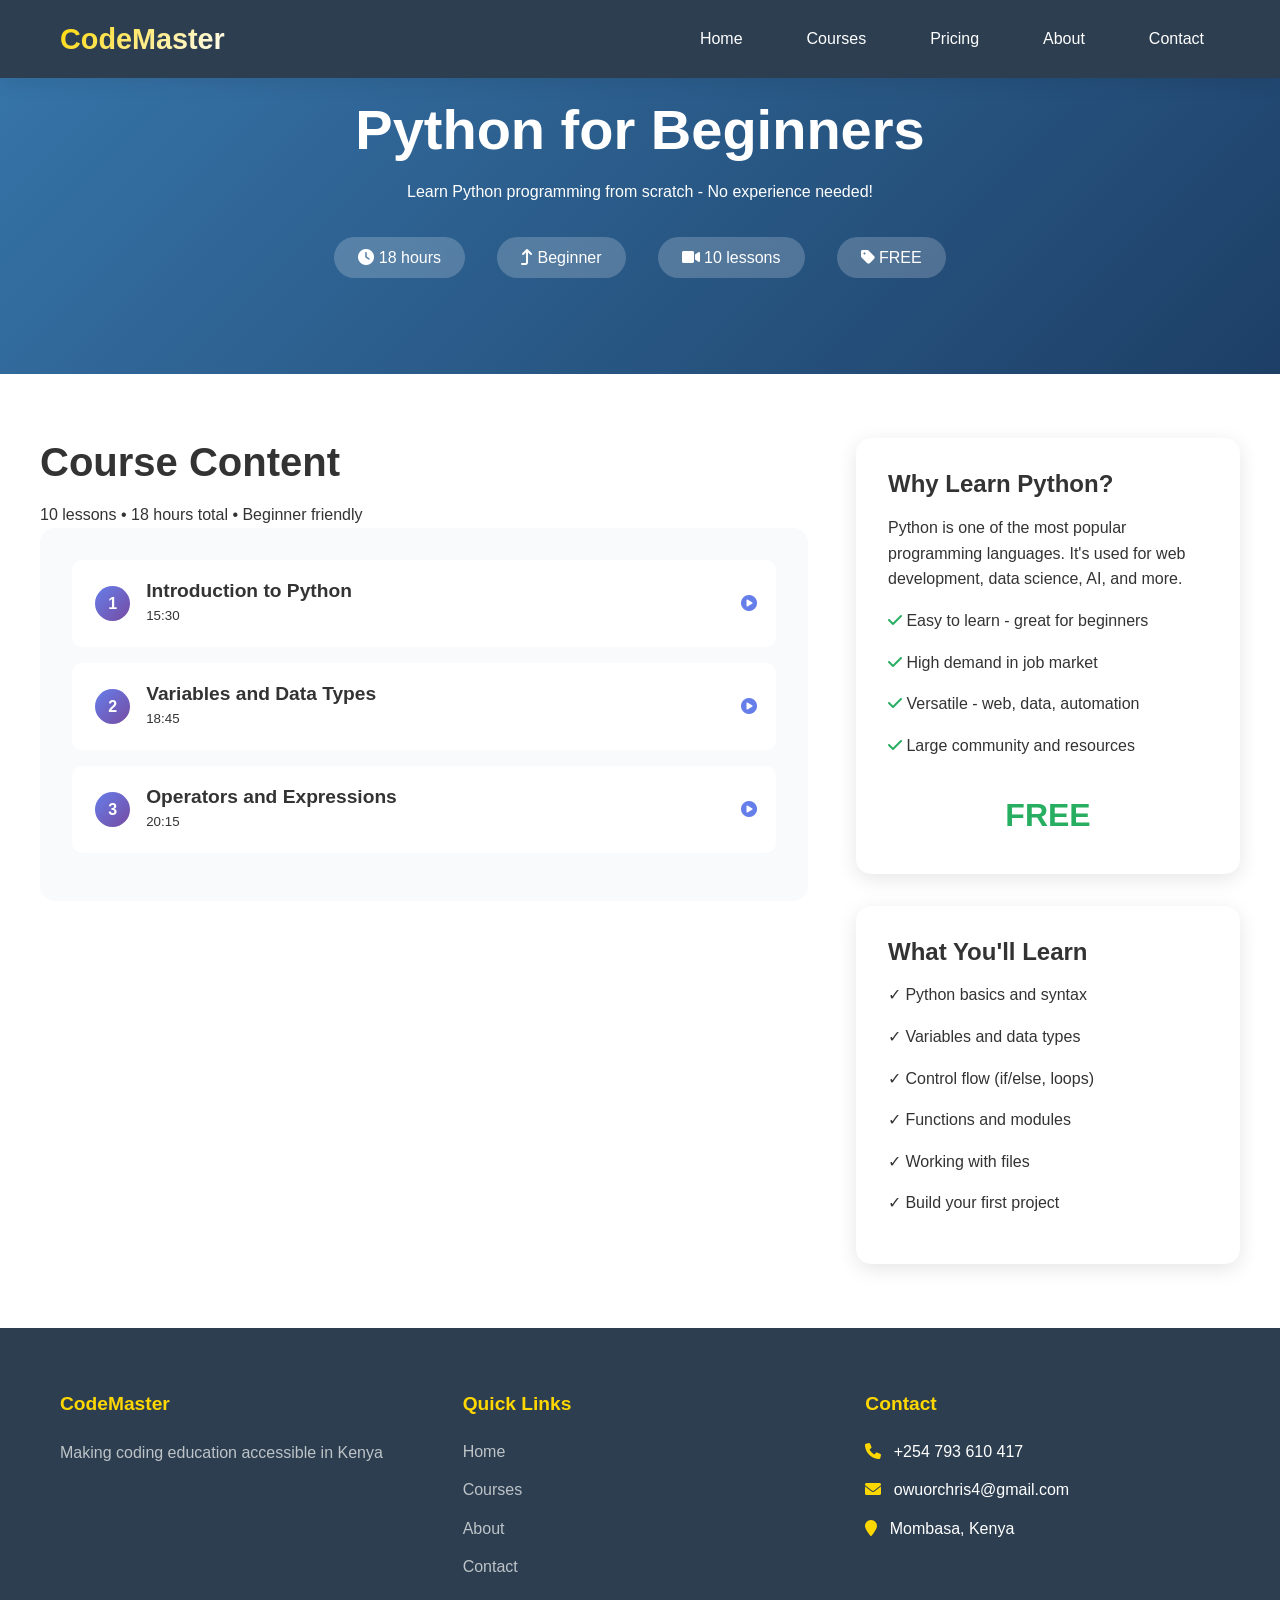
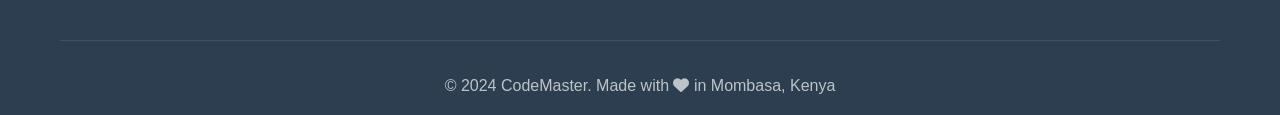
<file: courses/python/index.html>
<!DOCTYPE html>
<html lang="en">
<head>
    <meta charset="UTF-8">
    <meta name="viewport" content="width=device-width, initial-scale=1.0">
    <title>Python for Beginners - CodeMaster Kenya</title>
    <link rel="stylesheet" href="../../css/style.css">
    <link rel="stylesheet" href="https://cdnjs.cloudflare.com/ajax/libs/font-awesome/6.0.0/css/all.min.css">
    <style>
        .course-header {
            background: linear-gradient(135deg, #3776ab 0%, #1d3f66 100%);
            color: white;
            padding: 6rem 0 4rem;
            text-align: center;
        }
        
        .course-header h1 {
            font-size: 3.5rem;
            margin-bottom: 1rem;
        }
        
        .course-stats {
            display: flex;
            justify-content: center;
            gap: 2rem;
            margin: 2rem 0;
            flex-wrap: wrap;
        }
        
        .course-stats span {
            background: rgba(255,255,255,0.2);
            padding: 0.5rem 1.5rem;
            border-radius: 50px;
            font-size: 1rem;
        }
        
        .course-layout {
            display: grid;
            grid-template-columns: 2fr 1fr;
            gap: 3rem;
            padding: 4rem 0;
        }
        
        .lesson-list {
            background: #f8fafc;
            border-radius: 15px;
            padding: 2rem;
        }
        
        .lesson-item {
            background: white;
            padding: 1.2rem;
            margin-bottom: 1rem;
            border-radius: 10px;
            display: flex;
            align-items: center;
            gap: 1rem;
            cursor: pointer;
            transition: all 0.3s;
            border-left: 4px solid transparent;
        }
        
        .lesson-item:hover {
            transform: translateX(10px);
            box-shadow: 0 5px 20px rgba(0,0,0,0.1);
            border-left-color: #3776ab;
        }
        
        .lesson-number {
            background: linear-gradient(135deg, #667eea, #764ba2);
            color: white;
            width: 35px;
            height: 35px;
            border-radius: 50%;
            display: flex;
            align-items: center;
            justify-content: center;
            font-weight: bold;
        }
        
        .lesson-content {
            display: none;
            padding: 2rem;
            background: white;
            border-radius: 15px;
            margin-top: 2rem;
            box-shadow: 0 5px 20px rgba(0,0,0,0.1);
        }
        
        .lesson-content.active {
            display: block;
            animation: fadeIn 0.5s ease;
        }
        
        .code-block {
            background: #1e1e1e;
            color: #d4d4d4;
            padding: 1.5rem;
            border-radius: 10px;
            font-family: 'Courier New', monospace;
            margin: 1.5rem 0;
            overflow-x: auto;
        }
        
        .try-it {
            background: #3776ab;
            color: white;
            padding: 1rem;
            border-radius: 10px;
            margin: 1.5rem 0;
            cursor: pointer;
            transition: all 0.3s;
            text-align: center;
        }
        
        .try-it:hover {
            background: #1d3f66;
        }
        
        @media (max-width: 768px) {
            .course-layout {
                grid-template-columns: 1fr;
            }
            
            .course-header h1 {
                font-size: 2.5rem;
            }
        }
    </style>
</head>
<body>
    <nav class="navbar">
        <div class="container">
            <div class="logo">CodeMaster</div>
            <div class="mobile-menu-btn">
                <i class="fas fa-bars"></i>
            </div>
            <ul class="nav-menu">
                <li><a href="../../index.html">Home</a></li>
                <li><a href="../../courses.html">Courses</a></li>
                <li><a href="../../index.html#premium">Pricing</a></li>
                <li><a href="../../about.html">About</a></li>
                <li><a href="../../contact.html">Contact</a></li>
            </ul>
        </div>
    </nav>

    <section class="course-header">
        <div class="container">
            <h1>Python for Beginners</h1>
            <p>Learn Python programming from scratch - No experience needed!</p>
            <div class="course-stats">
                <span><i class="fas fa-clock"></i> 18 hours</span>
                <span><i class="fas fa-level-up"></i> Beginner</span>
                <span><i class="fas fa-video"></i> 10 lessons</span>
                <span><i class="fas fa-tag"></i> FREE</span>
            </div>
        </div>
    </section>

    <div class="container course-layout">
        <div class="course-main">
            <h2>Course Content</h2>
            <p>10 lessons • 18 hours total • Beginner friendly</p>
            
            <div class="lesson-list" id="lessonList"></div>
        </div>
        
        <div class="course-sidebar">
            <div class="instructor-card" style="background: white; padding: 2rem; border-radius: 15px; box-shadow: 0 5px 20px rgba(0,0,0,0.1); margin-bottom: 2rem;">
                <h3>Why Learn Python?</h3>
                <p style="margin: 1rem 0;">Python is one of the most popular programming languages. It's used for web development, data science, AI, and more.</p>
                <ul style="list-style: none;">
                    <li style="margin: 1rem 0;"><i class="fas fa-check" style="color: #27ae60;"></i> Easy to learn - great for beginners</li>
                    <li style="margin: 1rem 0;"><i class="fas fa-check" style="color: #27ae60;"></i> High demand in job market</li>
                    <li style="margin: 1rem 0;"><i class="fas fa-check" style="color: #27ae60;"></i> Versatile - web, data, automation</li>
                    <li style="margin: 1rem 0;"><i class="fas fa-check" style="color: #27ae60;"></i> Large community and resources</li>
                </ul>
                <div style="text-align: center; margin-top: 2rem;">
                    <span style="font-size: 2rem; color: #27ae60; font-weight: bold;">FREE</span>
                </div>
            </div>
            
            <div class="instructor-card" style="background: white; padding: 2rem; border-radius: 15px; box-shadow: 0 5px 20px rgba(0,0,0,0.1);">
                <h3>What You'll Learn</h3>
                <ul style="list-style: none;">
                    <li style="margin: 1rem 0;">✓ Python basics and syntax</li>
                    <li style="margin: 1rem 0;">✓ Variables and data types</li>
                    <li style="margin: 1rem 0;">✓ Control flow (if/else, loops)</li>
                    <li style="margin: 1rem 0;">✓ Functions and modules</li>
                    <li style="margin: 1rem 0;">✓ Working with files</li>
                    <li style="margin: 1rem 0;">✓ Build your first project</li>
                </ul>
            </div>
        </div>
    </div>

    <footer>
        <div class="container">
            <div class="footer-grid">
                <div class="footer-section">
                    <h4>CodeMaster</h4>
                    <p>Making coding education accessible in Kenya</p>
                </div>
                <div class="footer-section">
                    <h4>Quick Links</h4>
                    <ul>
                        <li><a href="../../index.html">Home</a></li>
                        <li><a href="../../courses.html">Courses</a></li>
                        <li><a href="../../about.html">About</a></li>
                        <li><a href="../../contact.html">Contact</a></li>
                    </ul>
                </div>
                <div class="footer-section">
                    <h4>Contact</h4>
                    <ul>
                        <li><i class="fas fa-phone"></i> +254 793 610 417</li>
                        <li><i class="fas fa-envelope"></i> owuorchris4@gmail.com</li>
                        <li><i class="fas fa-map-marker"></i> Mombasa, Kenya</li>
                    </ul>
                </div>
            </div>
            <div class="footer-bottom">
                <p>&copy; 2024 CodeMaster. Made with <i class="fas fa-heart"></i> in Mombasa, Kenya</p>
            </div>
        </div>
    </footer>

    <script src="../../js/main.js"></script>
    <script>
        const lessons = [
            {
                number: 1,
                title: "Introduction to Python",
                duration: "15:30",
                content: `
                    <h2>Lesson 1: Introduction to Python</h2>
                    
                    <h3>What is Python?</h3>
                    <p>Python is a high-level, interpreted programming language known for its simplicity and readability. It was created by Guido van Rossum and first released in 1991.</p>
                    
                    <h3>Your First Python Program</h3>
                    <p>Open a Python interpreter or create a .py file and type:</p>
                    <div class="code-block">
print("Hello, World!")
print("Welcome to Python!")
                    </div>
                    
                    <h3>Python Features</h3>
                    <ul>
                        <li>Easy to read and write</li>
                        <li>Interpreted language - no compilation needed</li>
                        <li>Dynamically typed</li>
                        <li>Large standard library</li>
                        <li>Object-oriented</li>
                    </ul>
                    
                    <h3>Running Python Code</h3>
                    <p>There are two ways to run Python:</p>
                    <ol>
                        <li><strong>Interactive Mode:</strong> Type 'python' in terminal and write code line by line</li>
                        <li><strong>Script Mode:</strong> Save code in .py file and run with 'python filename.py'</li>
                    </ol>
                    
                    <div class="try-it" onclick="alert('To run Python, you need to install it first from python.org')">
                        <i class="fas fa-info-circle"></i> How to install Python
                    </div>
                `
            },
            {
                number: 2,
                title: "Variables and Data Types",
                duration: "18:45",
                content: `
                    <h2>Lesson 2: Variables and Data Types</h2>
                    
                    <h3>Variables in Python</h3>
                    <p>Python doesn't require explicit declaration of variables. You just assign a value:</p>
                    
                    <div class="code-block">
# Variables are created when you assign a value
name = "Chris"
age = 30
height = 5.9
is_student = True

# Print variables
print(name)
print(age)
print(height)
print(is_student)
                    </div>
                    
                    <h3>Basic Data Types</h3>
                    
                    <h4>1. Numbers:</h4>
                    <div class="code-block">
# Integer
age = 25
year = 2024

# Float (decimal)
price = 19.99
temperature = 36.5

# Complex numbers
complex_num = 3 + 4j
                    </div>
                    
                    <h4>2. Strings (text):</h4>
                    <div class="code-block">
# Single quotes
name = 'Chris'

# Double quotes
city = "Mombasa"

# Triple quotes for multi-line
message = """This is a
multi-line string"""

# String operations
print(name.upper())        # CHRIS
print(name.lower())        # chris
print(len(name))           # 5
print(name[0])             # C
                    </div>
                    
                    <h4>3. Booleans:</h4>
                    <div class="code-block">
is_kenyan = True
is_student = False

# Boolean from comparisons
is_adult = age >= 18  # True if age is 18 or more
                    </div>
                    
                    <h4>4. Lists:</h4>
                    <div class="code-block">
# Lists are ordered, changeable collections
fruits = ["apple", "banana", "orange"]
numbers = [1, 2, 3, 4, 5]
mixed = [1, "hello", 3.14, True]

# List operations
print(fruits[0])        # apple
fruits.append("mango")  # Add item
fruits.remove("banana") # Remove item
print(len(fruits))      # Length of list
                    </div>
                    
                    <h4>5. Dictionaries (key-value pairs):</h4>
                    <div class="code-block">
# Dictionaries store data in key-value pairs
person = {
    "name": "Chris",
    "age": 30,
    "city": "Mombasa",
    "is_developer": True
}

print(person["name"])     # Chris
print(person.get("age"))  # 30
person["email"] = "chris@email.com"  # Add new key
                    </div>
                `
            },
            {
                number: 3,
                title: "Operators and Expressions",
                duration: "20:15",
                content: `
                    <h2>Lesson 3: Operators and Expressions</h2>
                    
                    <h3>Arithmetic Operators</h3>
                    <div class="code-block">
a = 10
b = 3

print(a + b)   # 13 (addition)
print(a - b)   # 7 (subtraction)
print(a * b)   # 30 (multiplication)
print(a / b)   # 3.33 (division)
print(a // b)  # 3 (floor division)
print(a % b)   # 1 (modulo/remainder)
print(a ** b)  # 1000 (exponent)
                    </div>
                    
                    <h3>Comparison Operators</h3>
                    <div class="code-block">
x = 5
y = 3

print(x > y)   # True
print(x < y)   # False
print(x >= y)  # True
print(x <= y)  # False
print(x == y)  # False
print(x != y)  # True
                    </div>
                    
                    <h3>Logical Operators</h3>
                    <div class="code-block">
age = 25
has_license = True

# and - both conditions must be True
can_drive = age >= 18 and has_license
print(can_drive)  # True

# or - at least one condition must be True
has_car = False
can_borrow = has_car or has_license
print(can_borrow)  # True

# not - reverses the condition
is_minor = not (age >= 18)
print(is_minor)  # False
                    </div>
                    
                    <h3>Assignment Operators</h3>
                    <div class="code-block">
x = 5
x += 3  # x = x + 3 (now 8)
x -= 2  # x = x - 2 (now 6)
x *= 2  # x = x * 2 (now 12)
x /= 3  # x = x / 3 (now 4.0)
print(x)  # 4.0
                    </div>
                    
                    <h3>Type Checking</h3>
                    <div class="code-block">
name = "Chris"
age = 30
price = 19.99
items = [1, 2, 3]

print(type(name))   # <class 'str'>
print(type(age))    # <class 'int'>
print(type(price))  # <class 'float'>
print(type(items))  # <class 'list'>
                    </div>
                `
            }
        ];

        const lessonList = document.getElementById('lessonList');
        
        lessons.forEach((lesson, index) => {
            const lessonItem = document.createElement('div');
            lessonItem.className = 'lesson-item';
            lessonItem.innerHTML = `
                <div class="lesson-number">${lesson.number}</div>
                <div>
                    <h4>${lesson.title}</h4>
                    <small>${lesson.duration}</small>
                </div>
                <i class="fas fa-play-circle" style="margin-left: auto; color: #667eea;"></i>
            `;
            
            lessonItem.onclick = () => showLesson(index);
            lessonList.appendChild(lessonItem);
            
            const contentDiv = document.createElement('div');
            contentDiv.id = `lesson-${index}`;
            contentDiv.className = 'lesson-content';
            contentDiv.innerHTML = lesson.content;
            lessonList.appendChild(contentDiv);
        });

        function showLesson(index) {
            document.querySelectorAll('.lesson-content').forEach(el => {
                el.classList.remove('active');
            });
            document.getElementById(`lesson-${index}`).classList.add('active');
        }
    </script>
</body>
</html>
</file>
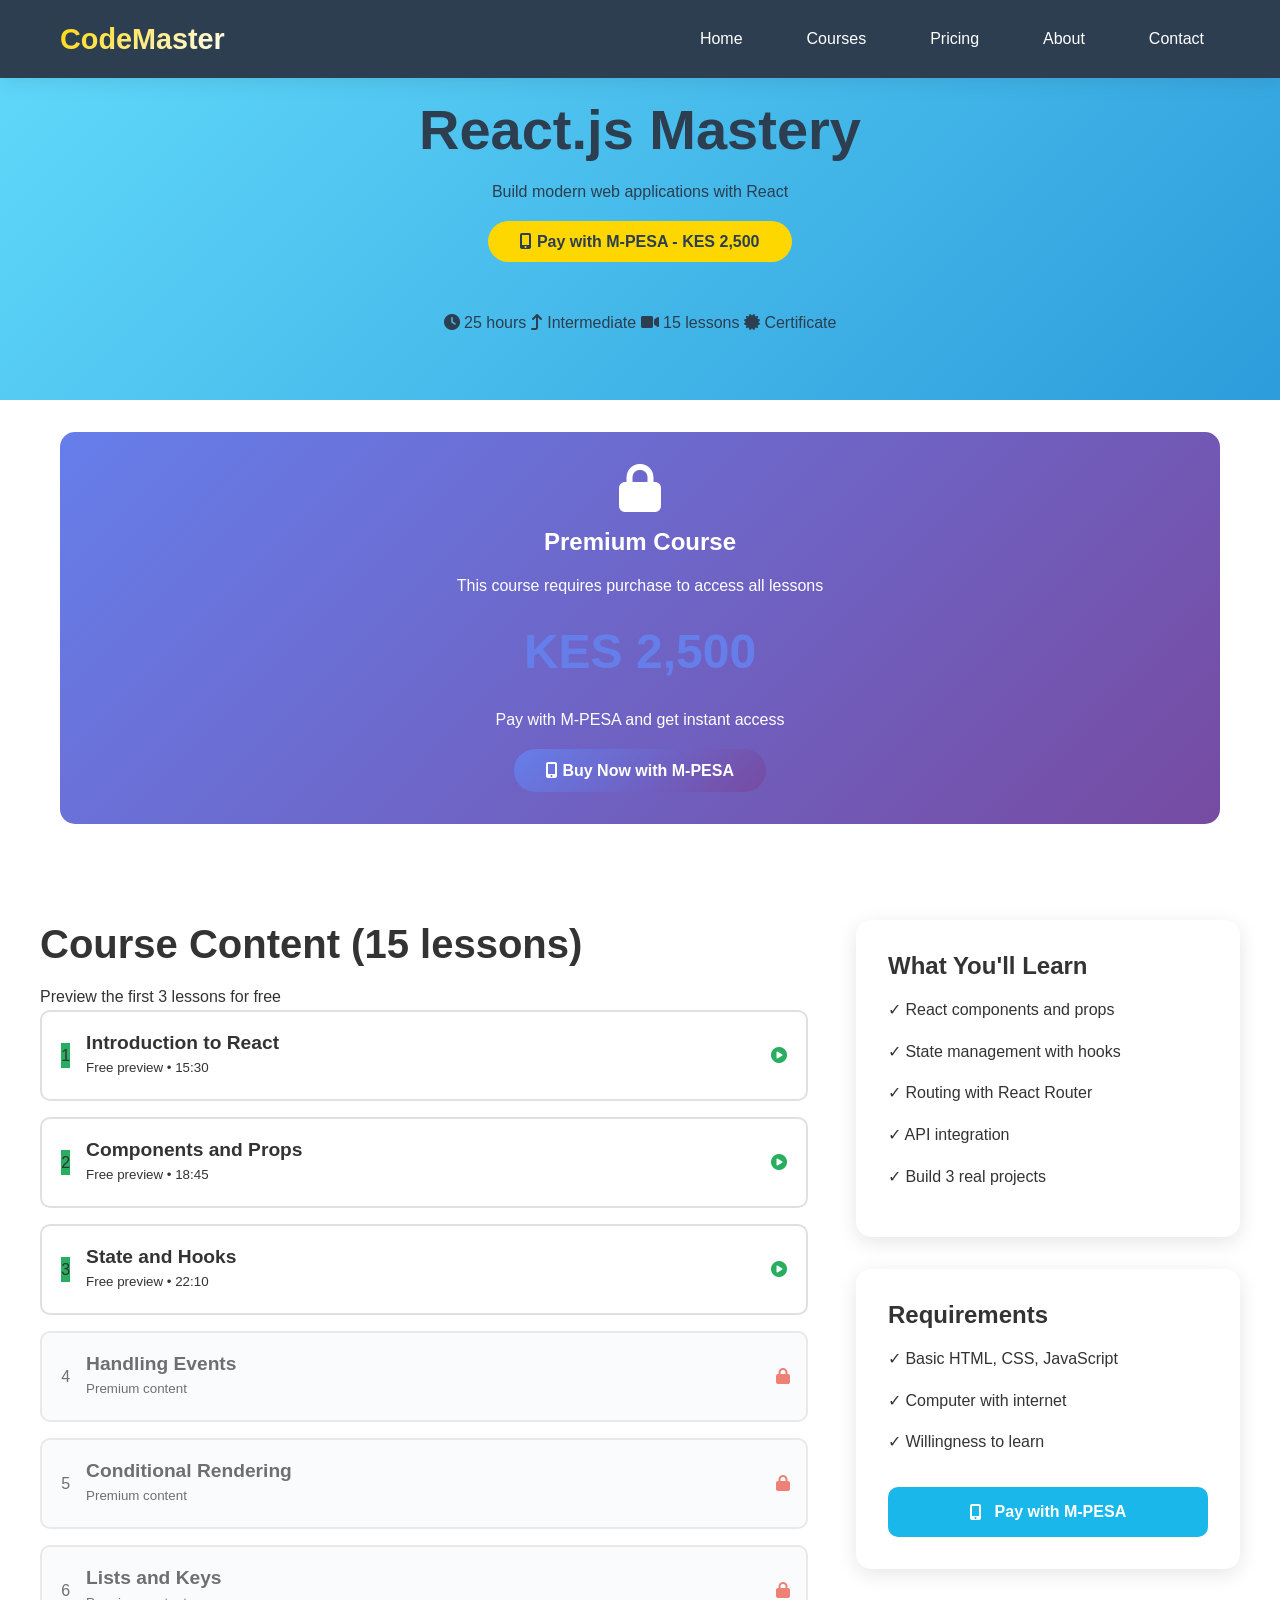
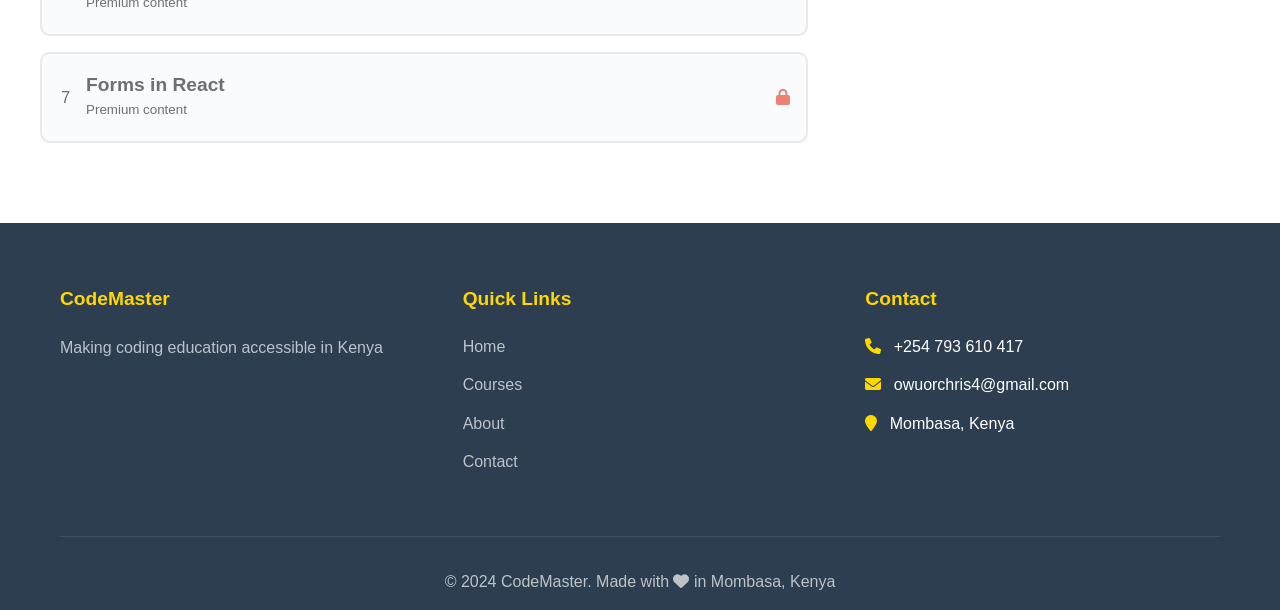
<file: courses/react/index.html>
<!DOCTYPE html>
<html lang="en">
<head>
    <meta charset="UTF-8">
    <meta name="viewport" content="width=device-width, initial-scale=1.0">
    <title>React.js Mastery - CodeMaster Kenya</title>
    <link rel="stylesheet" href="../../css/style.css">
    <link rel="stylesheet" href="https://cdnjs.cloudflare.com/ajax/libs/font-awesome/6.0.0/css/all.min.css">
    <style>
        .course-header {
            background: linear-gradient(135deg, #61dafb 0%, #2d9cdb 100%);
            color: #2c3e50;
            padding: 6rem 0 4rem;
            text-align: center;
        }
        
        .course-header h1 {
            font-size: 3.5rem;
            margin-bottom: 1rem;
        }
        
        .premium-badge-large {
            display: inline-block;
            background: #ffd700;
            color: #2c3e50;
            padding: 0.5rem 2rem;
            border-radius: 50px;
            font-weight: bold;
            margin: 1rem 0;
        }
        
        .course-layout {
            display: grid;
            grid-template-columns: 2fr 1fr;
            gap: 3rem;
            padding: 4rem 0;
        }
        
        .lesson-item {
            background: white;
            padding: 1.2rem;
            margin-bottom: 1rem;
            border-radius: 10px;
            display: flex;
            align-items: center;
            gap: 1rem;
            border: 2px solid #e0e0e0;
            position: relative;
        }
        
        .lesson-item.locked {
            background: #f8fafc;
            opacity: 0.7;
        }
        
        .lock-icon {
            position: absolute;
            right: 1rem;
            color: #e74c3c;
        }
        
        .purchase-prompt {
            background: linear-gradient(135deg, #667eea, #764ba2);
            color: white;
            padding: 2rem;
            border-radius: 15px;
            text-align: center;
            margin: 2rem 0;
        }
        
        .purchase-prompt h3 {
            color: white;
            margin-bottom: 1rem;
        }
        
        .purchase-prompt .price {
            font-size: 3rem;
            font-weight: bold;
            margin: 1rem 0;
        }
        
        @media (max-width: 768px) {
            .course-layout {
                grid-template-columns: 1fr;
            }
            
            .course-header h1 {
                font-size: 2.5rem;
            }
        }
    </style>
</head>
<body>
    <nav class="navbar">
        <div class="container">
            <div class="logo">CodeMaster</div>
            <div class="mobile-menu-btn">
                <i class="fas fa-bars"></i>
            </div>
            <ul class="nav-menu">
                <li><a href="../../index.html">Home</a></li>
                <li><a href="../../courses.html">Courses</a></li>
                <li><a href="../../index.html#premium">Pricing</a></li>
                <li><a href="../../about.html">About</a></li>
                <li><a href="../../contact.html">Contact</a></li>
            </ul>
        </div>
    </nav>

    <section class="course-header">
        <div class="container">
            <h1>React.js Mastery</h1>
            <p>Build modern web applications with React</p>
            <div class="premium-badge-large">
                <i class="fas fa-mobile-alt"></i> Pay with M-PESA - KES 2,500
            </div>
            <div class="course-stats" style="margin-top: 2rem;">
                <span><i class="fas fa-clock"></i> 25 hours</span>
                <span><i class="fas fa-level-up"></i> Intermediate</span>
                <span><i class="fas fa-video"></i> 15 lessons</span>
                <span><i class="fas fa-certificate"></i> Certificate</span>
            </div>
        </div>
    </section>

    <div class="container">
        <div class="purchase-prompt">
            <i class="fas fa-lock" style="font-size: 3rem; margin-bottom: 1rem;"></i>
            <h3>Premium Course</h3>
            <p>This course requires purchase to access all lessons</p>
            <div class="price">KES 2,500</div>
            <p>Pay with M-PESA and get instant access</p>
            <button class="btn btn-primary" style="margin-top: 1rem;" onclick="enrollCourse('React.js Mastery', 2500)">
                <i class="fas fa-mobile-alt"></i> Buy Now with M-PESA
            </button>
        </div>
    </div>

    <div class="container course-layout">
        <div class="course-main">
            <h2>Course Content (15 lessons)</h2>
            <p>Preview the first 3 lessons for free</p>
            
            <div class="lesson-list">
                <!-- Free Preview Lessons -->
                <div class="lesson-item">
                    <div class="lesson-number" style="background: #27ae60;">1</div>
                    <div>
                        <h4>Introduction to React</h4>
                        <small>Free preview • 15:30</small>
                    </div>
                    <i class="fas fa-play-circle" style="margin-left: auto; color: #27ae60;"></i>
                </div>
                
                <div class="lesson-item">
                    <div class="lesson-number" style="background: #27ae60;">2</div>
                    <div>
                        <h4>Components and Props</h4>
                        <small>Free preview • 18:45</small>
                    </div>
                    <i class="fas fa-play-circle" style="margin-left: auto; color: #27ae60;"></i>
                </div>
                
                <div class="lesson-item">
                    <div class="lesson-number" style="background: #27ae60;">3</div>
                    <div>
                        <h4>State and Hooks</h4>
                        <small>Free preview • 22:10</small>
                    </div>
                    <i class="fas fa-play-circle" style="margin-left: auto; color: #27ae60;"></i>
                </div>
                
                <!-- Locked Lessons -->
                <div class="lesson-item locked">
                    <div class="lesson-number">4</div>
                    <div>
                        <h4>Handling Events</h4>
                        <small>Premium content</small>
                    </div>
                    <i class="fas fa-lock lock-icon"></i>
                </div>
                
                <div class="lesson-item locked">
                    <div class="lesson-number">5</div>
                    <div>
                        <h4>Conditional Rendering</h4>
                        <small>Premium content</small>
                    </div>
                    <i class="fas fa-lock lock-icon"></i>
                </div>
                
                <div class="lesson-item locked">
                    <div class="lesson-number">6</div>
                    <div>
                        <h4>Lists and Keys</h4>
                        <small>Premium content</small>
                    </div>
                    <i class="fas fa-lock lock-icon"></i>
                </div>
                
                <div class="lesson-item locked">
                    <div class="lesson-number">7</div>
                    <div>
                        <h4>Forms in React</h4>
                        <small>Premium content</small>
                    </div>
                    <i class="fas fa-lock lock-icon"></i>
                </div>
            </div>
        </div>
        
        <div class="course-sidebar">
            <div class="instructor-card" style="background: white; padding: 2rem; border-radius: 15px; box-shadow: 0 5px 20px rgba(0,0,0,0.1); margin-bottom: 2rem;">
                <h3>What You'll Learn</h3>
                <ul style="list-style: none;">
                    <li style="margin: 1rem 0;">✓ React components and props</li>
                    <li style="margin: 1rem 0;">✓ State management with hooks</li>
                    <li style="margin: 1rem 0;">✓ Routing with React Router</li>
                    <li style="margin: 1rem 0;">✓ API integration</li>
                    <li style="margin: 1rem 0;">✓ Build 3 real projects</li>
                </ul>
            </div>
            
            <div class="instructor-card" style="background: white; padding: 2rem; border-radius: 15px; box-shadow: 0 5px 20px rgba(0,0,0,0.1);">
                <h3>Requirements</h3>
                <ul style="list-style: none;">
                    <li style="margin: 1rem 0;">✓ Basic HTML, CSS, JavaScript</li>
                    <li style="margin: 1rem 0;">✓ Computer with internet</li>
                    <li style="margin: 1rem 0;">✓ Willingness to learn</li>
                </ul>
                
                <div style="text-align: center; margin-top: 2rem;">
                    <button class="btn btn-paystack" onclick="enrollCourse('React.js Mastery', 2500)">
                        <i class="fas fa-mobile-alt"></i> Pay with M-PESA
                    </button>
                </div>
            </div>
        </div>
    </div>

    <footer>
        <div class="container">
            <div class="footer-grid">
                <div class="footer-section">
                    <h4>CodeMaster</h4>
                    <p>Making coding education accessible in Kenya</p>
                </div>
                <div class="footer-section">
                    <h4>Quick Links</h4>
                    <ul>
                        <li><a href="../../index.html">Home</a></li>
                        <li><a href="../../courses.html">Courses</a></li>
                        <li><a href="../../about.html">About</a></li>
                        <li><a href="../../contact.html">Contact</a></li>
                    </ul>
                </div>
                <div class="footer-section">
                    <h4>Contact</h4>
                    <ul>
                        <li><i class="fas fa-phone"></i> +254 793 610 417</li>
                        <li><i class="fas fa-envelope"></i> owuorchris4@gmail.com</li>
                        <li><i class="fas fa-map-marker"></i> Mombasa, Kenya</li>
                    </ul>
                </div>
            </div>
            <div class="footer-bottom">
                <p>&copy; 2024 CodeMaster. Made with <i class="fas fa-heart"></i> in Mombasa, Kenya</p>
            </div>
        </div>
    </footer>

    <script src="../../js/main.js"></script>
    <script>
        function enrollCourse(courseName, price) {
            localStorage.setItem('pending_enrollment', JSON.stringify({
                course: courseName,
                price: price
            }));
            window.location.href = '../../index.html#premium';
        }
    </script>
</body>
</html>
</file>
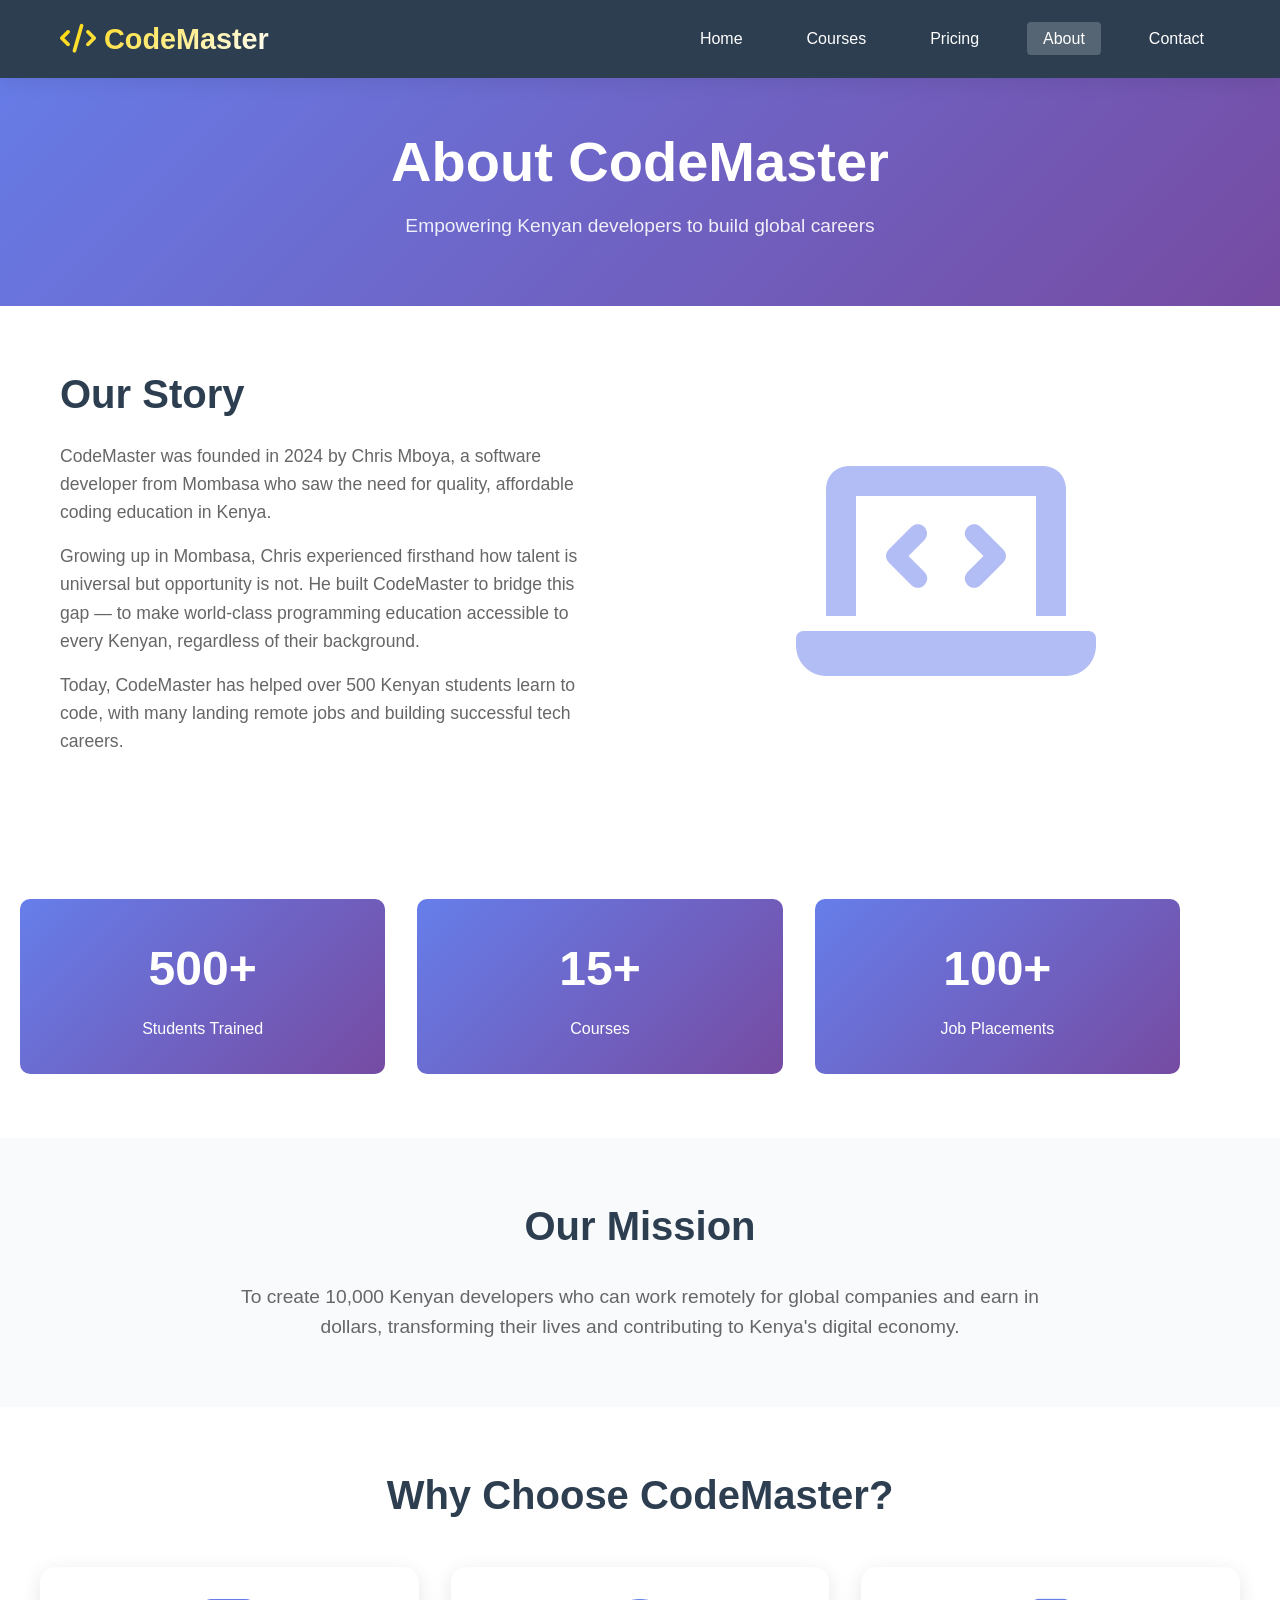
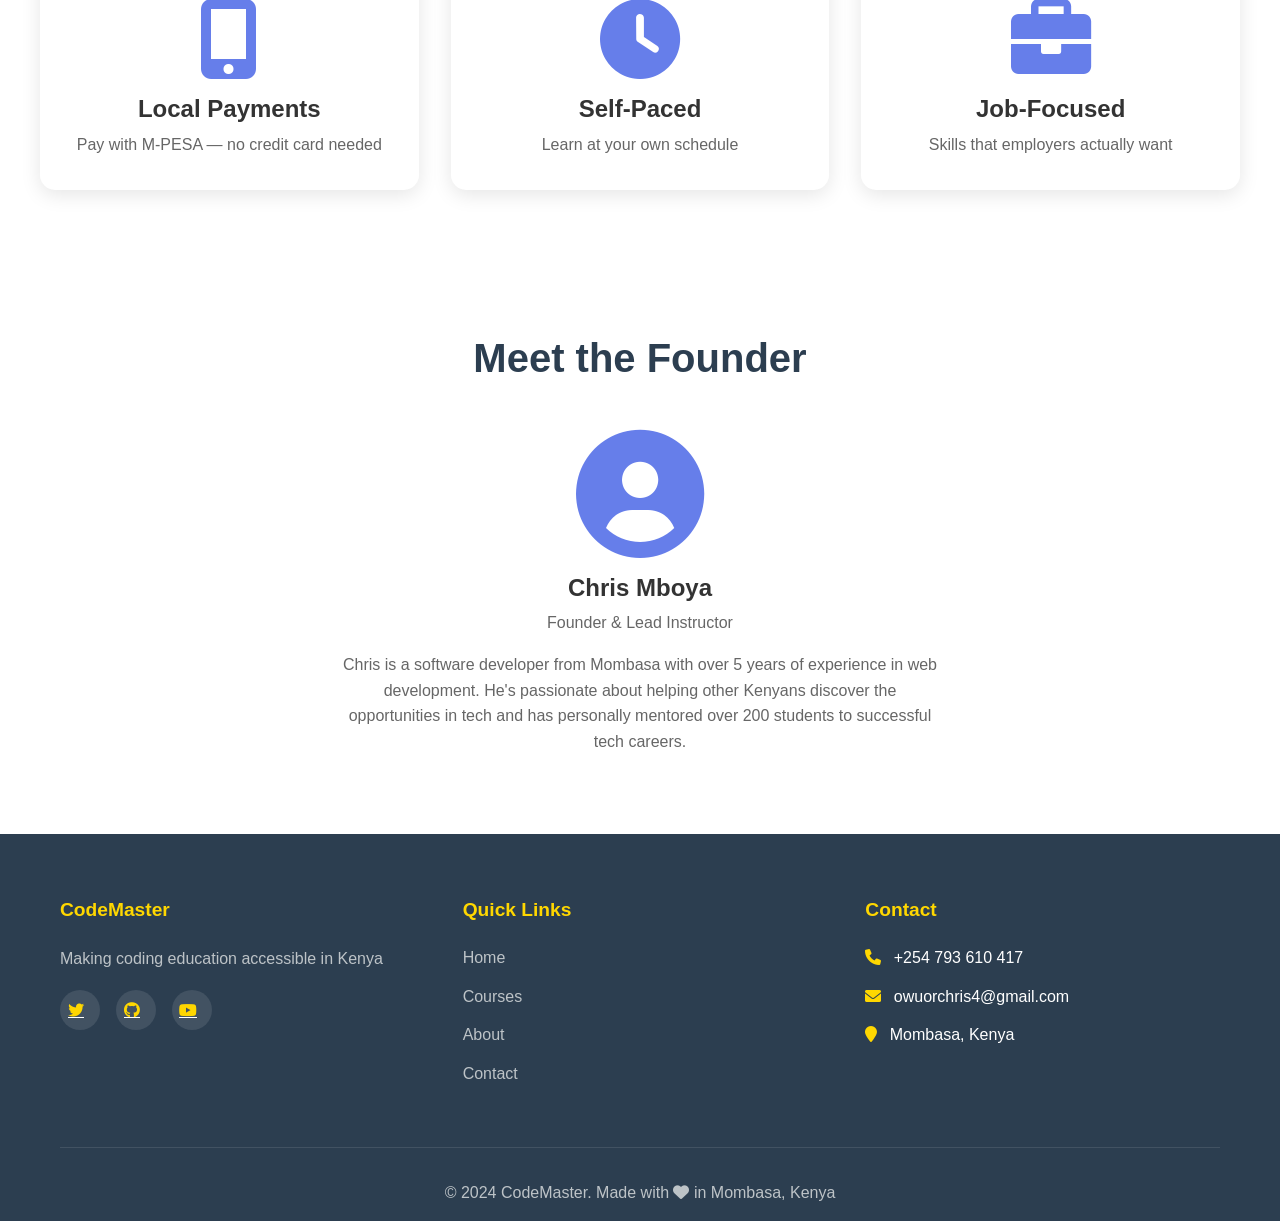
<file: about.html>
<!DOCTYPE html>
<html lang="en">
<head>
    <meta charset="UTF-8">
    <meta name="viewport" content="width=device-width, initial-scale=1.0">
    <title>About Us - CodeMaster Kenya</title>
    <link rel="stylesheet" href="css/style.css">
    <link rel="stylesheet" href="https://cdnjs.cloudflare.com/ajax/libs/font-awesome/6.0.0/css/all.min.css">
</head>
<body>
    <nav class="navbar">
        <div class="container">
            <div class="logo">
                <i class="fas fa-code"></i> CodeMaster
            </div>
            <div class="mobile-menu-btn">
                <i class="fas fa-bars"></i>
            </div>
            <ul class="nav-menu">
                <li><a href="index.html">Home</a></li>
                <li><a href="courses.html">Courses</a></li>
                <li><a href="index.html#premium">Pricing</a></li>
                <li><a href="about.html" class="active">About</a></li>
                <li><a href="contact.html">Contact</a></li>
            </ul>
        </div>
    </nav>

    <section class="page-hero" style="background: linear-gradient(135deg, #667eea 0%, #764ba2 100%); color: white; padding: 8rem 0 4rem; text-align: center;">
        <div class="container">
            <h1 style="font-size: 3.5rem; margin-bottom: 1rem;">About CodeMaster</h1>
            <p style="font-size: 1.2rem; opacity: 0.9;">Empowering Kenyan developers to build global careers</p>
        </div>
    </section>

    <div class="container">
        <div class="about-grid" style="display: grid; grid-template-columns: 1fr 1fr; gap: 4rem; padding: 4rem 0; align-items: center;">
            <div class="about-content">
                <h2 style="color: #2c3e50; margin-bottom: 1.5rem;">Our Story</h2>
                <p style="margin-bottom: 1rem; font-size: 1.1rem; color: #666;">CodeMaster was founded in 2024 by Chris Mboya, a software developer from Mombasa who saw the need for quality, affordable coding education in Kenya.</p>
                <p style="margin-bottom: 1rem; font-size: 1.1rem; color: #666;">Growing up in Mombasa, Chris experienced firsthand how talent is universal but opportunity is not. He built CodeMaster to bridge this gap — to make world-class programming education accessible to every Kenyan, regardless of their background.</p>
                <p style="margin-bottom: 1rem; font-size: 1.1rem; color: #666;">Today, CodeMaster has helped over 500 Kenyan students learn to code, with many landing remote jobs and building successful tech careers.</p>
            </div>
            <div style="text-align: center;">
                <i class="fas fa-laptop-code" style="font-size: 15rem; color: #667eea; opacity: 0.5;"></i>
            </div>
        </div>
    </div>

    <div class="stats-grid container" style="display: grid; grid-template-columns: repeat(3, 1fr); gap: 2rem; margin: 4rem 0; text-align: center;">
        <div class="stat-item" style="padding: 2rem; background: linear-gradient(135deg, #667eea, #764ba2); color: white; border-radius: 10px;">
            <div class="stat-number" style="font-size: 3rem; font-weight: bold; margin-bottom: 0.5rem;">500+</div>
            <div>Students Trained</div>
        </div>
        <div class="stat-item" style="padding: 2rem; background: linear-gradient(135deg, #667eea, #764ba2); color: white; border-radius: 10px;">
            <div class="stat-number" style="font-size: 3rem; font-weight: bold; margin-bottom: 0.5rem;">15+</div>
            <div>Courses</div>
        </div>
        <div class="stat-item" style="padding: 2rem; background: linear-gradient(135deg, #667eea, #764ba2); color: white; border-radius: 10px;">
            <div class="stat-number" style="font-size: 3rem; font-weight: bold; margin-bottom: 0.5rem;">100+</div>
            <div>Job Placements</div>
        </div>
    </div>

    <section class="mission-section" style="background: #f8fafc; padding: 4rem 0; text-align: center;">
        <div class="container">
            <h2 style="margin-bottom: 2rem; color: #2c3e50;">Our Mission</h2>
            <p style="max-width: 800px; margin: 0 auto; font-size: 1.2rem; color: #666;">To create 10,000 Kenyan developers who can work remotely for global companies and earn in dollars, transforming their lives and contributing to Kenya's digital economy.</p>
        </div>
    </section>

    <div class="container" style="padding: 4rem 0;">
        <h2 style="text-align: center; margin-bottom: 3rem; color: #2c3e50;">Why Choose CodeMaster?</h2>
        <div class="team-grid" style="display: grid; grid-template-columns: repeat(auto-fit, minmax(300px, 1fr)); gap: 2rem; margin: 3rem 0;">
            <div class="team-card" style="background: white; padding: 2rem; border-radius: 15px; box-shadow: 0 5px 20px rgba(0,0,0,0.1); text-align: center;">
                <i class="fas fa-mobile-alt" style="font-size: 5rem; color: #667eea; margin-bottom: 1rem;"></i>
                <h3 style="margin-bottom: 0.5rem;">Local Payments</h3>
                <p style="color: #666;">Pay with M-PESA — no credit card needed</p>
            </div>
            <div class="team-card" style="background: white; padding: 2rem; border-radius: 15px; box-shadow: 0 5px 20px rgba(0,0,0,0.1); text-align: center;">
                <i class="fas fa-clock" style="font-size: 5rem; color: #667eea; margin-bottom: 1rem;"></i>
                <h3 style="margin-bottom: 0.5rem;">Self-Paced</h3>
                <p style="color: #666;">Learn at your own schedule</p>
            </div>
            <div class="team-card" style="background: white; padding: 2rem; border-radius: 15px; box-shadow: 0 5px 20px rgba(0,0,0,0.1); text-align: center;">
                <i class="fas fa-briefcase" style="font-size: 5rem; color: #667eea; margin-bottom: 1rem;"></i>
                <h3 style="margin-bottom: 0.5rem;">Job-Focused</h3>
                <p style="color: #666;">Skills that employers actually want</p>
            </div>
        </div>
    </div>

    <div class="container" style="padding: 2rem 0 5rem;">
        <h2 style="text-align: center; margin-bottom: 3rem; color: #2c3e50;">Meet the Founder</h2>
        <div style="max-width: 600px; margin: 0 auto; text-align: center;">
            <i class="fas fa-user-circle" style="font-size: 8rem; color: #667eea; margin-bottom: 1rem;"></i>
            <h3 style="margin-bottom: 0.5rem;">Chris Mboya</h3>
            <p style="color: #666; margin-bottom: 1rem;">Founder & Lead Instructor</p>
            <p style="color: #666;">Chris is a software developer from Mombasa with over 5 years of experience in web development. He's passionate about helping other Kenyans discover the opportunities in tech and has personally mentored over 200 students to successful tech careers.</p>
        </div>
    </div>

    <footer>
        <div class="container">
            <div class="footer-grid">
                <div class="footer-section">
                    <h4>CodeMaster</h4>
                    <p>Making coding education accessible in Kenya</p>
                    <div class="social-links">
                        <a href="#"><i class="fab fa-twitter"></i></a>
                        <a href="#"><i class="fab fa-github"></i></a>
                        <a href="#"><i class="fab fa-youtube"></i></a>
                    </div>
                </div>
                <div class="footer-section">
                    <h4>Quick Links</h4>
                    <ul>
                        <li><a href="index.html">Home</a></li>
                        <li><a href="courses.html">Courses</a></li>
                        <li><a href="about.html">About</a></li>
                        <li><a href="contact.html">Contact</a></li>
                    </ul>
                </div>
                <div class="footer-section">
                    <h4>Contact</h4>
                    <ul>
                        <li><i class="fas fa-phone"></i> +254 793 610 417</li>
                        <li><i class="fas fa-envelope"></i> owuorchris4@gmail.com</li>
                        <li><i class="fas fa-map-marker"></i> Mombasa, Kenya</li>
                    </ul>
                </div>
            </div>
            <div class="footer-bottom">
                <p>&copy; 2024 CodeMaster. Made with <i class="fas fa-heart"></i> in Mombasa, Kenya</p>
            </div>
        </div>
    </footer>

    <script src="js/main.js"></script>
</body>
</html>
</file>
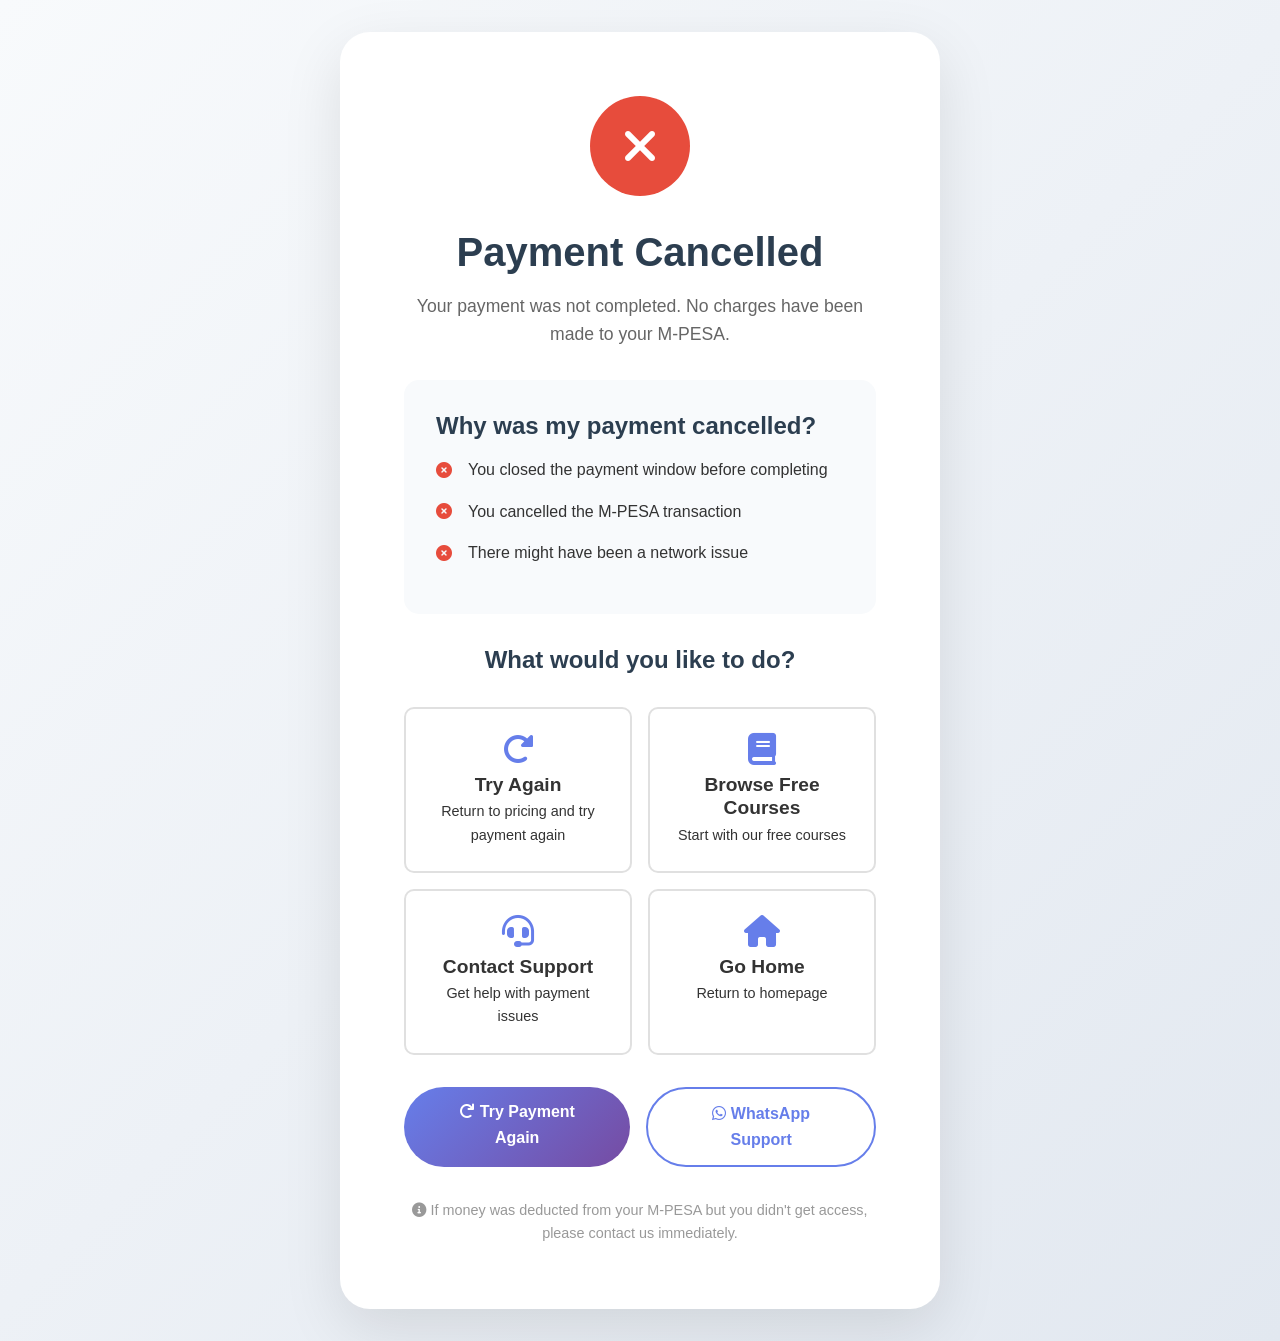
<file: cancel.html>
<!DOCTYPE html>
<html lang="en">
<head>
    <meta charset="UTF-8">
    <meta name="viewport" content="width=device-width, initial-scale=1.0">
    <title>Payment Cancelled - CodeMaster Kenya</title>
    <link rel="stylesheet" href="css/style.css">
    <link rel="stylesheet" href="https://cdnjs.cloudflare.com/ajax/libs/font-awesome/6.0.0/css/all.min.css">
</head>
<body>
    <div class="cancel-page" style="min-height: 100vh; display: flex; align-items: center; justify-content: center; background: linear-gradient(135deg, #f8fafc 0%, #e2e8f0 100%); padding: 2rem;">
        <div class="cancel-card" style="background: white; border-radius: 30px; padding: 4rem; text-align: center; max-width: 600px; box-shadow: 0 20px 60px rgba(0,0,0,0.1); animation: slideUp 0.5s ease;">
            <div class="cancel-icon" style="width: 100px; height: 100px; background: #e74c3c; border-radius: 50%; display: flex; align-items: center; justify-content: center; margin: 0 auto 2rem; animation: scaleIn 0.5s ease 0.2s both;">
                <i class="fas fa-times" style="font-size: 3rem; color: white;"></i>
            </div>
            
            <h1 style="font-size: 2.5rem; color: #2c3e50; margin-bottom: 1rem;">Payment Cancelled</h1>
            <p style="color: #666; margin-bottom: 2rem; font-size: 1.1rem;">Your payment was not completed. No charges have been made to your M-PESA.</p>
            
            <div class="info-box" style="background: #f8fafc; border-radius: 15px; padding: 2rem; margin: 2rem 0; text-align: left;">
                <h3 style="margin-bottom: 1rem; color: #2c3e50;">Why was my payment cancelled?</h3>
                <ul style="list-style: none;">
                    <li style="margin: 1rem 0; display: flex; align-items: center; gap: 1rem;">
                        <i class="fas fa-times-circle" style="color: #e74c3c;"></i>
                        <span>You closed the payment window before completing</span>
                    </li>
                    <li style="margin: 1rem 0; display: flex; align-items: center; gap: 1rem;">
                        <i class="fas fa-times-circle" style="color: #e74c3c;"></i>
                        <span>You cancelled the M-PESA transaction</span>
                    </li>
                    <li style="margin: 1rem 0; display: flex; align-items: center; gap: 1rem;">
                        <i class="fas fa-times-circle" style="color: #e74c3c;"></i>
                        <span>There might have been a network issue</span>
                    </li>
                </ul>
            </div>
            
            <h3 style="color: #2c3e50; margin-bottom: 2rem;">What would you like to do?</h3>
            
            <div class="help-options" style="display: grid; grid-template-columns: 1fr 1fr; gap: 1rem; margin: 2rem 0;">
                <div class="help-card" onclick="window.location.href='index.html#premium'" style="background: white; padding: 1.5rem; border-radius: 10px; border: 2px solid #e0e0e0; transition: all 0.3s; cursor: pointer;">
                    <i class="fas fa-redo-alt" style="font-size: 2rem; color: #667eea; margin-bottom: 0.5rem;"></i>
                    <h4 style="margin-bottom: 0.3rem;">Try Again</h4>
                    <p style="font-size: 0.9rem; margin-bottom: 0;">Return to pricing and try payment again</p>
                </div>
                
                <div class="help-card" onclick="window.location.href='courses.html'" style="background: white; padding: 1.5rem; border-radius: 10px; border: 2px solid #e0e0e0; transition: all 0.3s; cursor: pointer;">
                    <i class="fas fa-book" style="font-size: 2rem; color: #667eea; margin-bottom: 0.5rem;"></i>
                    <h4 style="margin-bottom: 0.3rem;">Browse Free Courses</h4>
                    <p style="font-size: 0.9rem; margin-bottom: 0;">Start with our free courses</p>
                </div>
                
                <div class="help-card" onclick="window.location.href='contact.html'" style="background: white; padding: 1.5rem; border-radius: 10px; border: 2px solid #e0e0e0; transition: all 0.3s; cursor: pointer;">
                    <i class="fas fa-headset" style="font-size: 2rem; color: #667eea; margin-bottom: 0.5rem;"></i>
                    <h4 style="margin-bottom: 0.3rem;">Contact Support</h4>
                    <p style="font-size: 0.9rem; margin-bottom: 0;">Get help with payment issues</p>
                </div>
                
                <div class="help-card" onclick="window.location.href='index.html'" style="background: white; padding: 1.5rem; border-radius: 10px; border: 2px solid #e0e0e0; transition: all 0.3s; cursor: pointer;">
                    <i class="fas fa-home" style="font-size: 2rem; color: #667eea; margin-bottom: 0.5rem;"></i>
                    <h4 style="margin-bottom: 0.3rem;">Go Home</h4>
                    <p style="font-size: 0.9rem; margin-bottom: 0;">Return to homepage</p>
                </div>
            </div>
            
            <div class="action-buttons" style="display: flex; gap: 1rem; justify-content: center; margin-top: 2rem;">
                <a href="index.html#premium" class="btn btn-primary" style="padding: 0.8rem 2rem;">
                    <i class="fas fa-redo"></i> Try Payment Again
                </a>
                <a href="https://wa.me/254793610417" target="_blank" class="btn btn-outline" style="padding: 0.8rem 2rem;">
                    <i class="fab fa-whatsapp"></i> WhatsApp Support
                </a>
            </div>
            
            <p style="margin-top: 2rem; font-size: 0.9rem; color: #999;">
                <i class="fas fa-info-circle"></i> 
                If money was deducted from your M-PESA but you didn't get access, please contact us immediately.
            </p>
        </div>
    </div>
</body>
</html>
</file>
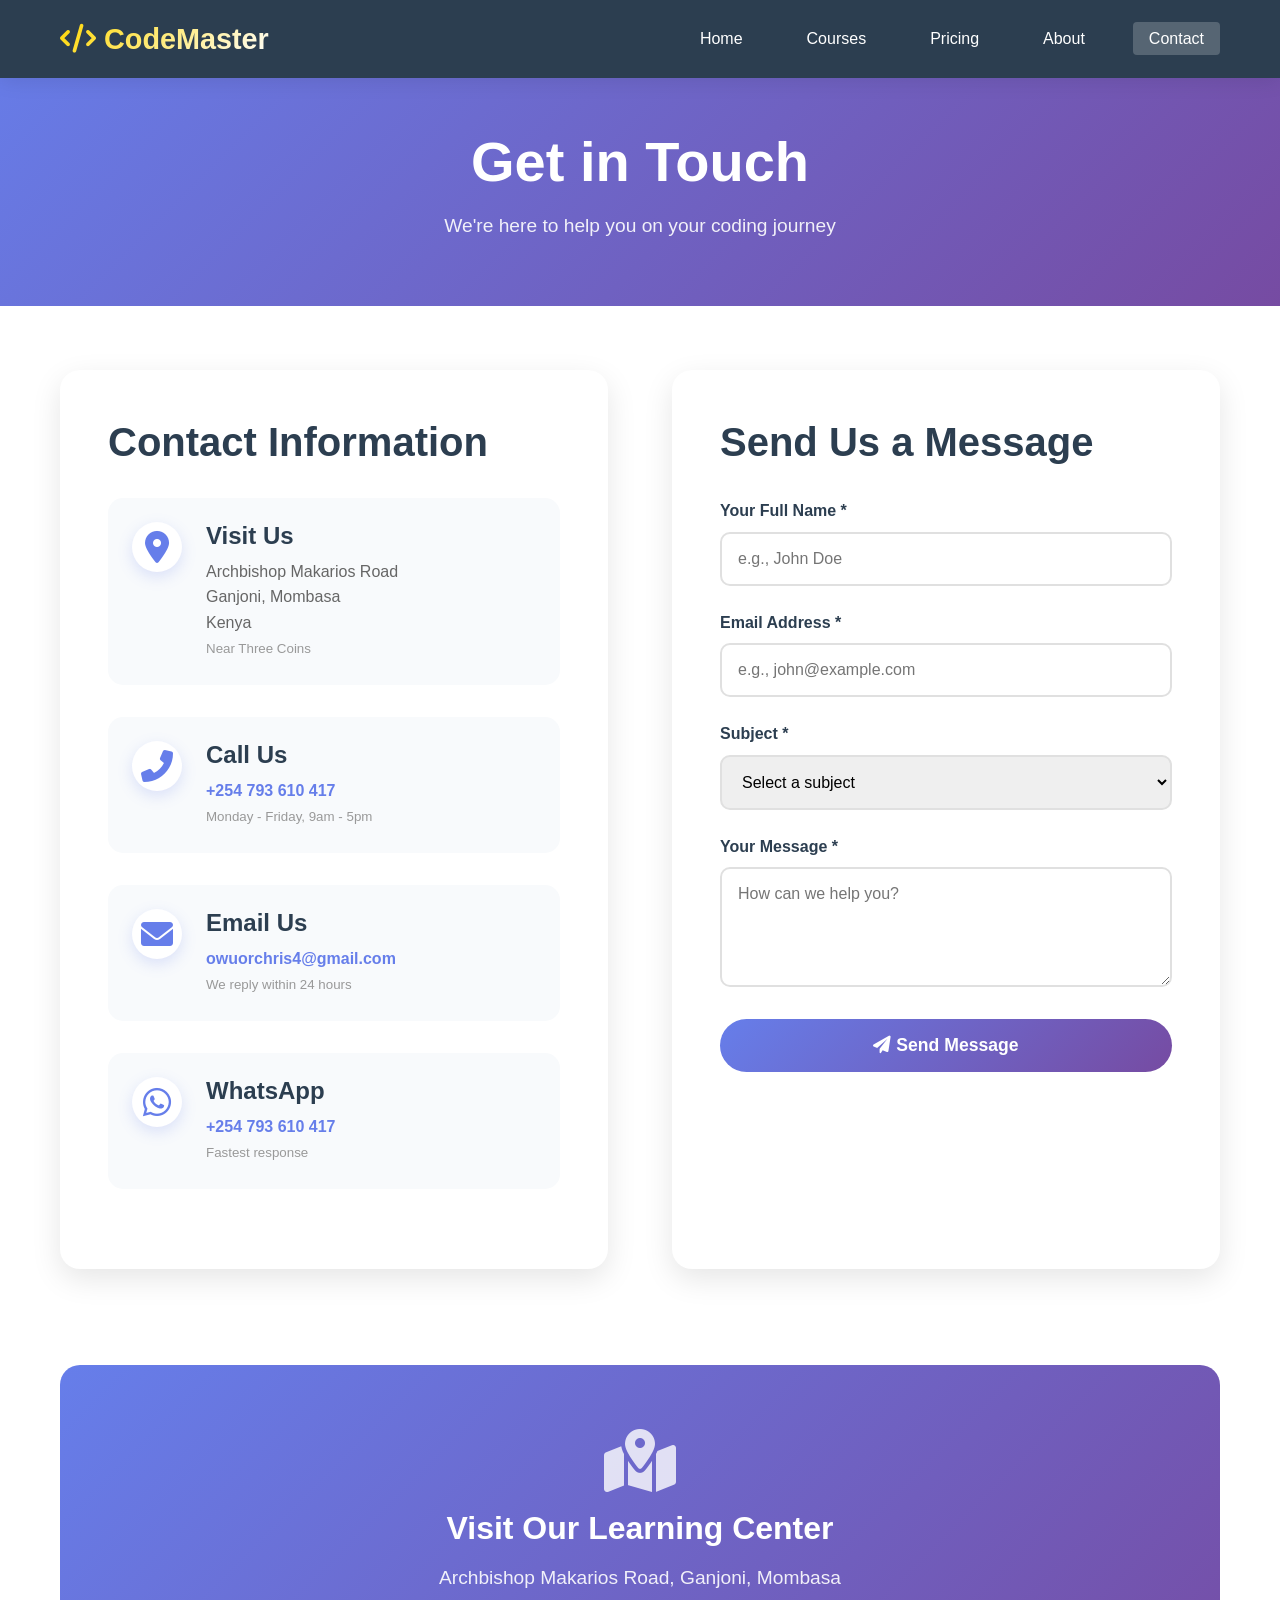
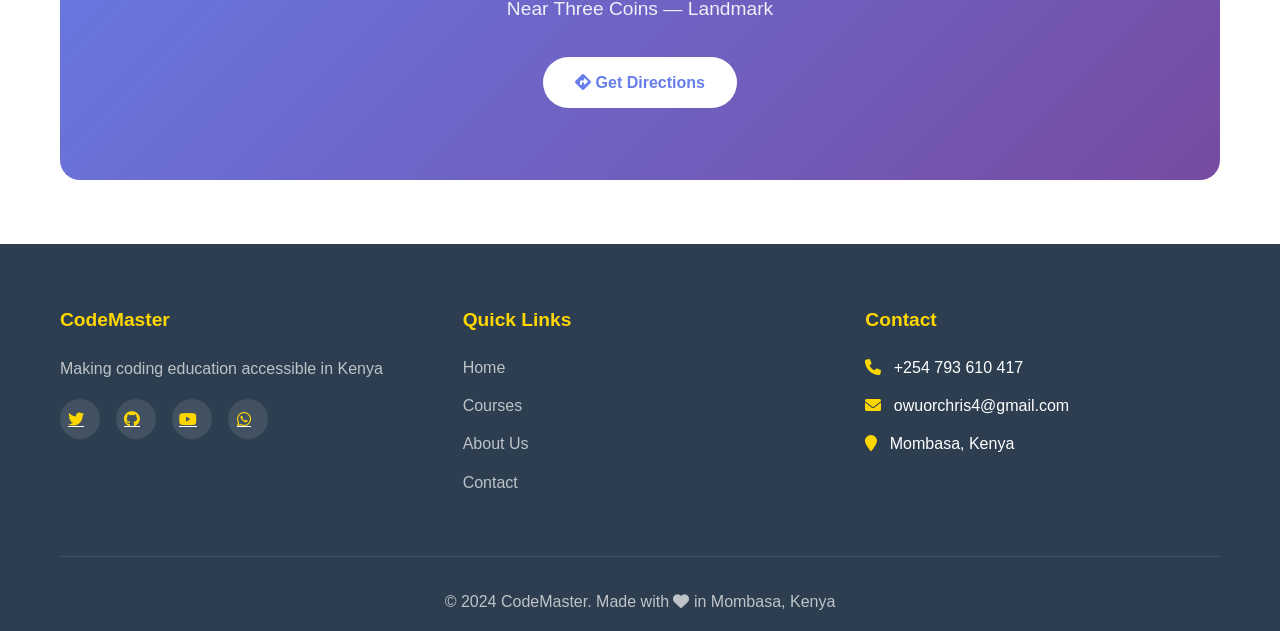
<file: contact.html>
<!DOCTYPE html>
<html lang="en">
<head>
    <meta charset="UTF-8">
    <meta name="viewport" content="width=device-width, initial-scale=1.0">
    <title>Contact Us - CodeMaster Kenya</title>
    <link rel="stylesheet" href="css/style.css">
    <link rel="stylesheet" href="https://cdnjs.cloudflare.com/ajax/libs/font-awesome/6.0.0/css/all.min.css">
</head>
<body>
    <nav class="navbar">
        <div class="container">
            <div class="logo">
                <i class="fas fa-code"></i> CodeMaster
            </div>
            <div class="mobile-menu-btn">
                <i class="fas fa-bars"></i>
            </div>
            <ul class="nav-menu">
                <li><a href="index.html">Home</a></li>
                <li><a href="courses.html">Courses</a></li>
                <li><a href="index.html#premium">Pricing</a></li>
                <li><a href="about.html">About</a></li>
                <li><a href="contact.html" class="active">Contact</a></li>
            </ul>
        </div>
    </nav>

    <section class="page-hero" style="background: linear-gradient(135deg, #667eea 0%, #764ba2 100%); color: white; padding: 8rem 0 4rem; text-align: center;">
        <div class="container">
            <h1 style="font-size: 3.5rem; margin-bottom: 1rem;">Get in Touch</h1>
            <p style="font-size: 1.2rem; opacity: 0.9;">We're here to help you on your coding journey</p>
        </div>
    </section>

    <div class="container">
        <div class="contact-grid" style="display: grid; grid-template-columns: 1fr 1fr; gap: 4rem; padding: 4rem 0;">
            <!-- Contact Information -->
            <div class="contact-info" style="background: white; border-radius: 20px; padding: 3rem; box-shadow: 0 10px 30px rgba(0,0,0,0.1);">
                <h2 style="color: #2c3e50; margin-bottom: 2rem;">Contact Information</h2>
                
                <div class="info-item" style="display: flex; gap: 1.5rem; margin-bottom: 2rem; padding: 1.5rem; background: #f8fafc; border-radius: 15px;">
                    <i class="fas fa-map-marker-alt" style="font-size: 2rem; color: #667eea; width: 50px; height: 50px; background: white; border-radius: 50%; display: flex; align-items: center; justify-content: center; box-shadow: 0 5px 15px rgba(102, 126, 234, 0.2);"></i>
                    <div>
                        <h3 style="margin-bottom: 0.5rem; color: #2c3e50;">Visit Us</h3>
                        <p style="color: #666;">Archbishop Makarios Road<br>Ganjoni, Mombasa<br>Kenya</p>
                        <p><small style="color: #999;">Near Three Coins</small></p>
                    </div>
                </div>
                
                <div class="info-item" style="display: flex; gap: 1.5rem; margin-bottom: 2rem; padding: 1.5rem; background: #f8fafc; border-radius: 15px;">
                    <i class="fas fa-phone-alt" style="font-size: 2rem; color: #667eea; width: 50px; height: 50px; background: white; border-radius: 50%; display: flex; align-items: center; justify-content: center; box-shadow: 0 5px 15px rgba(102, 126, 234, 0.2);"></i>
                    <div>
                        <h3 style="margin-bottom: 0.5rem; color: #2c3e50;">Call Us</h3>
                        <p><a href="tel:+254793610417" style="color: #667eea; text-decoration: none; font-weight: 600;">+254 793 610 417</a></p>
                        <p><small style="color: #999;">Monday - Friday, 9am - 5pm</small></p>
                    </div>
                </div>
                
                <div class="info-item" style="display: flex; gap: 1.5rem; margin-bottom: 2rem; padding: 1.5rem; background: #f8fafc; border-radius: 15px;">
                    <i class="fas fa-envelope" style="font-size: 2rem; color: #667eea; width: 50px; height: 50px; background: white; border-radius: 50%; display: flex; align-items: center; justify-content: center; box-shadow: 0 5px 15px rgba(102, 126, 234, 0.2);"></i>
                    <div>
                        <h3 style="margin-bottom: 0.5rem; color: #2c3e50;">Email Us</h3>
                        <p><a href="mailto:owuorchris4@gmail.com" style="color: #667eea; text-decoration: none; font-weight: 600;">owuorchris4@gmail.com</a></p>
                        <p><small style="color: #999;">We reply within 24 hours</small></p>
                    </div>
                </div>
                
                <div class="info-item" style="display: flex; gap: 1.5rem; margin-bottom: 2rem; padding: 1.5rem; background: #f8fafc; border-radius: 15px;">
                    <i class="fab fa-whatsapp" style="font-size: 2rem; color: #667eea; width: 50px; height: 50px; background: white; border-radius: 50%; display: flex; align-items: center; justify-content: center; box-shadow: 0 5px 15px rgba(102, 126, 234, 0.2);"></i>
                    <div>
                        <h3 style="margin-bottom: 0.5rem; color: #2c3e50;">WhatsApp</h3>
                        <p><a href="https://wa.me/254793610417" target="_blank" style="color: #667eea; text-decoration: none; font-weight: 600;">+254 793 610 417</a></p>
                        <p><small style="color: #999;">Fastest response</small></p>
                    </div>
                </div>
            </div>
            
            <!-- Contact Form -->
            <div class="contact-form" style="background: white; border-radius: 20px; padding: 3rem; box-shadow: 0 10px 30px rgba(0,0,0,0.1);">
                <h2 style="color: #2c3e50; margin-bottom: 2rem;">Send Us a Message</h2>
                <form id="contactForm" onsubmit="return handleContactSubmit(event)">
                    <div class="form-group" style="margin-bottom: 1.5rem;">
                        <label for="name" style="display: block; margin-bottom: 0.5rem; color: #2c3e50; font-weight: 600;">Your Full Name *</label>
                        <input type="text" id="name" name="name" required placeholder="e.g., John Doe" style="width: 100%; padding: 1rem; border: 2px solid #e0e0e0; border-radius: 10px; font-size: 1rem;">
                    </div>
                    
                    <div class="form-group" style="margin-bottom: 1.5rem;">
                        <label for="email" style="display: block; margin-bottom: 0.5rem; color: #2c3e50; font-weight: 600;">Email Address *</label>
                        <input type="email" id="email" name="email" required placeholder="e.g., john@example.com" style="width: 100%; padding: 1rem; border: 2px solid #e0e0e0; border-radius: 10px; font-size: 1rem;">
                    </div>
                    
                    <div class="form-group" style="margin-bottom: 1.5rem;">
                        <label for="subject" style="display: block; margin-bottom: 0.5rem; color: #2c3e50; font-weight: 600;">Subject *</label>
                        <select id="subject" name="subject" required style="width: 100%; padding: 1rem; border: 2px solid #e0e0e0; border-radius: 10px; font-size: 1rem;">
                            <option value="">Select a subject</option>
                            <option value="course-question">Question about courses</option>
                            <option value="payment-issue">Payment issue with M-PESA</option>
                            <option value="technical-support">Technical support</option>
                            <option value="partnership">Partnership inquiry</option>
                            <option value="feedback">Feedback or suggestion</option>
                            <option value="other">Other</option>
                        </select>
                    </div>
                    
                    <div class="form-group" style="margin-bottom: 1.5rem;">
                        <label for="message" style="display: block; margin-bottom: 0.5rem; color: #2c3e50; font-weight: 600;">Your Message *</label>
                        <textarea id="message" name="message" required placeholder="How can we help you?" style="width: 100%; padding: 1rem; border: 2px solid #e0e0e0; border-radius: 10px; font-size: 1rem; min-height: 120px; resize: vertical; font-family: inherit;"></textarea>
                    </div>
                    
                    <button type="submit" class="btn btn-primary" style="width: 100%; padding: 1rem; font-size: 1.1rem;">
                        <i class="fas fa-paper-plane"></i> Send Message
                    </button>
                </form>
                <div id="formSuccess" style="display: none; background: #d4edda; color: #155724; padding: 1rem; border-radius: 10px; margin-top: 1rem; text-align: center; font-weight: 600;">
                    <i class="fas fa-check-circle"></i> Thank you! Your message has been sent. We'll get back to you soon.
                </div>
            </div>
        </div>
    </div>

    <!-- Map Section -->
    <section class="map-section" style="padding: 2rem 0 4rem;">
        <div class="container">
            <div class="map-card" style="background: linear-gradient(135deg, #667eea, #764ba2); color: white; padding: 4rem; border-radius: 20px; text-align: center;">
                <i class="fas fa-map-marked-alt" style="font-size: 4rem; margin-bottom: 1rem; opacity: 0.8;"></i>
                <h3 style="font-size: 2rem; margin-bottom: 1rem;">Visit Our Learning Center</h3>
                <p style="font-size: 1.2rem; opacity: 0.9;">Archbishop Makarios Road, Ganjoni, Mombasa</p>
                <p style="font-size: 1.2rem; opacity: 0.9;">Near Three Coins — Landmark</p>
                <div style="margin-top: 2rem;">
                    <a href="https://maps.google.com/?q=Ganjoni+Mombasa" target="_blank" class="btn btn-primary" style="background: white; color: #667eea;">
                        <i class="fas fa-directions"></i> Get Directions
                    </a>
                </div>
            </div>
        </div>
    </section>

    <footer>
        <div class="container">
            <div class="footer-grid">
                <div class="footer-section">
                    <h4>CodeMaster</h4>
                    <p>Making coding education accessible in Kenya</p>
                    <div class="social-links">
                        <a href="#"><i class="fab fa-twitter"></i></a>
                        <a href="#"><i class="fab fa-github"></i></a>
                        <a href="#"><i class="fab fa-youtube"></i></a>
                        <a href="#"><i class="fab fa-whatsapp"></i></a>
                    </div>
                </div>
                <div class="footer-section">
                    <h4>Quick Links</h4>
                    <ul>
                        <li><a href="index.html">Home</a></li>
                        <li><a href="courses.html">Courses</a></li>
                        <li><a href="about.html">About Us</a></li>
                        <li><a href="contact.html">Contact</a></li>
                    </ul>
                </div>
                <div class="footer-section">
                    <h4>Contact</h4>
                    <ul>
                        <li><i class="fas fa-phone"></i> +254 793 610 417</li>
                        <li><i class="fas fa-envelope"></i> owuorchris4@gmail.com</li>
                        <li><i class="fas fa-map-marker"></i> Mombasa, Kenya</li>
                    </ul>
                </div>
            </div>
            <div class="footer-bottom">
                <p>&copy; 2024 CodeMaster. Made with <i class="fas fa-heart"></i> in Mombasa, Kenya</p>
            </div>
        </div>
    </footer>

    <script src="js/main.js"></script>
</body>
</html>
</file>
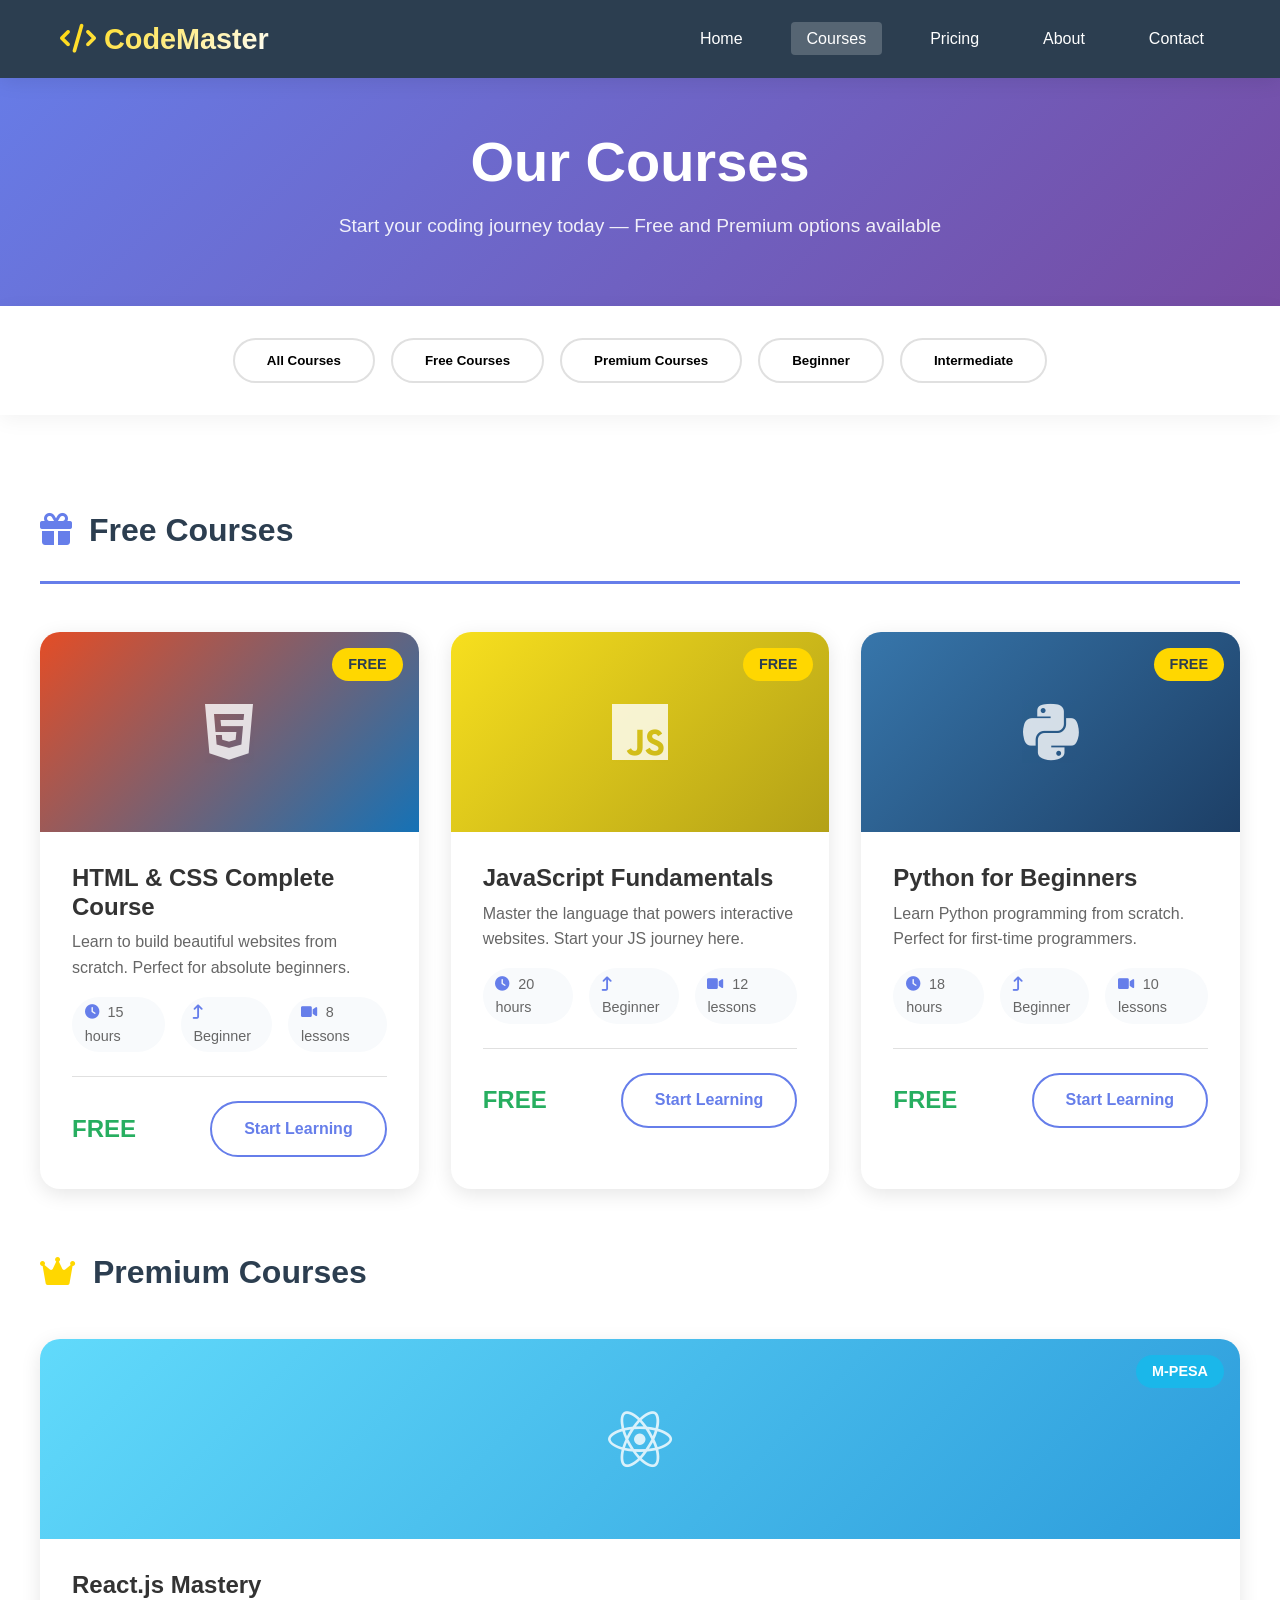
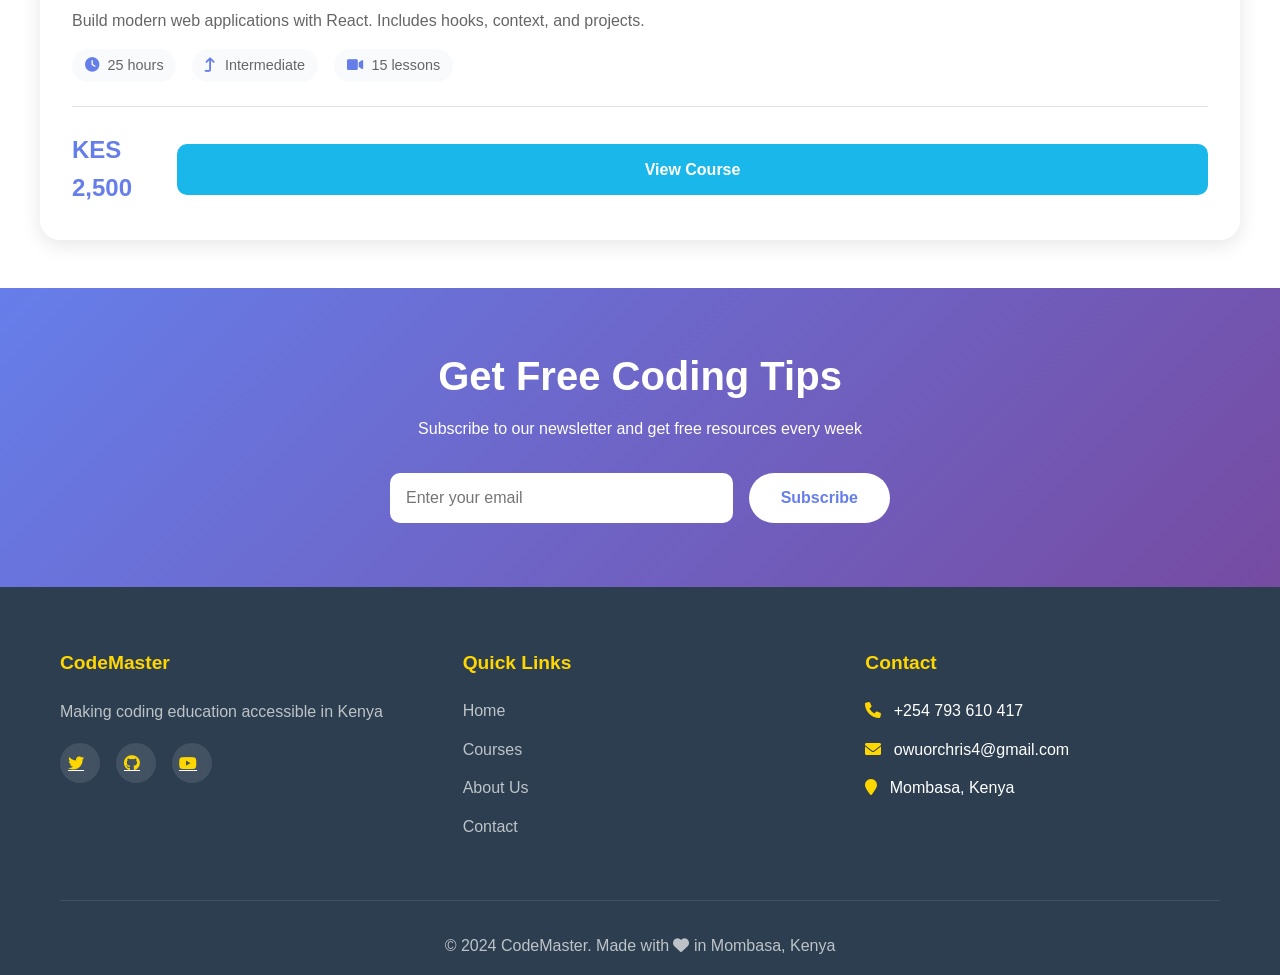
<file: courses.html>
<!DOCTYPE html>
<html lang="en">
<head>
    <meta charset="UTF-8">
    <meta name="viewport" content="width=device-width, initial-scale=1.0">
    <title>Our Courses - CodeMaster Kenya</title>
    <link rel="stylesheet" href="css/style.css">
    <link rel="stylesheet" href="https://cdnjs.cloudflare.com/ajax/libs/font-awesome/6.0.0/css/all.min.css">
</head>
<body>
    <nav class="navbar">
        <div class="container">
            <div class="logo">
                <i class="fas fa-code"></i> CodeMaster
            </div>
            <div class="mobile-menu-btn">
                <i class="fas fa-bars"></i>
            </div>
            <ul class="nav-menu">
                <li><a href="index.html">Home</a></li>
                <li><a href="courses.html" class="active">Courses</a></li>
                <li><a href="index.html#premium">Pricing</a></li>
                <li><a href="about.html">About</a></li>
                <li><a href="contact.html">Contact</a></li>
            </ul>
        </div>
    </nav>

    <section class="page-hero" style="background: linear-gradient(135deg, #667eea 0%, #764ba2 100%); color: white; padding: 8rem 0 4rem; text-align: center;">
        <div class="container">
            <h1 style="font-size: 3.5rem; margin-bottom: 1rem;">Our Courses</h1>
            <p style="font-size: 1.2rem; opacity: 0.9;">Start your coding journey today — Free and Premium options available</p>
        </div>
    </section>

    <!-- Filter Section -->
    <section class="filter-section" style="background: white; padding: 2rem 0; box-shadow: 0 5px 20px rgba(0,0,0,0.05); position: sticky; top: 70px; z-index: 99;">
        <div class="container">
            <div class="filter-buttons" style="display: flex; justify-content: center; gap: 1rem; flex-wrap: wrap;">
                <button class="filter-btn active" onclick="filterCourses('all')" style="padding: 0.8rem 2rem; border: 2px solid #e0e0e0; background: white; border-radius: 50px; cursor: pointer; font-weight: 600; transition: all 0.3s;">All Courses</button>
                <button class="filter-btn" onclick="filterCourses('free')" style="padding: 0.8rem 2rem; border: 2px solid #e0e0e0; background: white; border-radius: 50px; cursor: pointer; font-weight: 600; transition: all 0.3s;">Free Courses</button>
                <button class="filter-btn" onclick="filterCourses('premium')" style="padding: 0.8rem 2rem; border: 2px solid #e0e0e0; background: white; border-radius: 50px; cursor: pointer; font-weight: 600; transition: all 0.3s;">Premium Courses</button>
                <button class="filter-btn" onclick="filterCourses('beginner')" style="padding: 0.8rem 2rem; border: 2px solid #e0e0e0; background: white; border-radius: 50px; cursor: pointer; font-weight: 600; transition: all 0.3s;">Beginner</button>
                <button class="filter-btn" onclick="filterCourses('intermediate')" style="padding: 0.8rem 2rem; border: 2px solid #e0e0e0; background: white; border-radius: 50px; cursor: pointer; font-weight: 600; transition: all 0.3s;">Intermediate</button>
            </div>
        </div>
    </section>

    <div class="container" style="padding: 3rem 0;">
        <!-- Free Courses Section -->
        <div class="category-title" data-category="free" style="margin: 3rem 0 2rem; padding-bottom: 1rem; border-bottom: 3px solid #667eea;">
            <h2 style="font-size: 2rem; color: #2c3e50;"><i class="fas fa-gift" style="color: #667eea; margin-right: 0.5rem;"></i> Free Courses</h2>
        </div>
        
        <div class="course-grid" id="freeCourses">
            <!-- HTML & CSS Course -->
            <div class="course-card" data-category="free beginner">
                <div class="course-badge">FREE</div>
                <div class="course-image" style="background: linear-gradient(135deg, #e44d26, #1572b6);">
                    <i class="fab fa-html5"></i>
                </div>
                <div class="course-content">
                    <h3>HTML & CSS Complete Course</h3>
                    <p>Learn to build beautiful websites from scratch. Perfect for absolute beginners.</p>
                    <div class="course-meta">
                        <span><i class="fas fa-clock"></i> 15 hours</span>
                        <span><i class="fas fa-level-up"></i> Beginner</span>
                        <span><i class="fas fa-video"></i> 8 lessons</span>
                    </div>
                    <div class="course-footer">
                        <span class="course-price free">FREE</span>
                        <a href="courses/html-css/index.html" class="btn btn-outline">Start Learning</a>
                    </div>
                </div>
            </div>

            <!-- JavaScript Course -->
            <div class="course-card" data-category="free beginner">
                <div class="course-badge">FREE</div>
                <div class="course-image" style="background: linear-gradient(135deg, #f7df1e, #b3a117);">
                    <i class="fab fa-js"></i>
                </div>
                <div class="course-content">
                    <h3>JavaScript Fundamentals</h3>
                    <p>Master the language that powers interactive websites. Start your JS journey here.</p>
                    <div class="course-meta">
                        <span><i class="fas fa-clock"></i> 20 hours</span>
                        <span><i class="fas fa-level-up"></i> Beginner</span>
                        <span><i class="fas fa-video"></i> 12 lessons</span>
                    </div>
                    <div class="course-footer">
                        <span class="course-price free">FREE</span>
                        <a href="courses/javascript/index.html" class="btn btn-outline">Start Learning</a>
                    </div>
                </div>
            </div>

            <!-- Python Course -->
            <div class="course-card" data-category="free beginner">
                <div class="course-badge">FREE</div>
                <div class="course-image" style="background: linear-gradient(135deg, #3776ab, #1d3f66);">
                    <i class="fab fa-python"></i>
                </div>
                <div class="course-content">
                    <h3>Python for Beginners</h3>
                    <p>Learn Python programming from scratch. Perfect for first-time programmers.</p>
                    <div class="course-meta">
                        <span><i class="fas fa-clock"></i> 18 hours</span>
                        <span><i class="fas fa-level-up"></i> Beginner</span>
                        <span><i class="fas fa-video"></i> 10 lessons</span>
                    </div>
                    <div class="course-footer">
                        <span class="course-price free">FREE</span>
                        <a href="courses/python/index.html" class="btn btn-outline">Start Learning</a>
                    </div>
                </div>
            </div>
        </div>

        <!-- Premium Courses Section -->
        <div class="category-title" style="margin-top: 4rem;" data-category="premium">
            <h2 style="font-size: 2rem; color: #2c3e50;"><i class="fas fa-crown" style="color: #ffd700; margin-right: 0.5rem;"></i> Premium Courses</h2>
        </div>
        
        <div class="course-grid" id="premiumCourses">
            <!-- React Course -->
            <div class="course-card" data-category="premium intermediate">
                <div class="course-badge premium">M-PESA</div>
                <div class="course-image" style="background: linear-gradient(135deg, #61dafb, #2d9cdb);">
                    <i class="fab fa-react"></i>
                </div>
                <div class="course-content">
                    <h3>React.js Mastery</h3>
                    <p>Build modern web applications with React. Includes hooks, context, and projects.</p>
                    <div class="course-meta">
                        <span><i class="fas fa-clock"></i> 25 hours</span>
                        <span><i class="fas fa-level-up"></i> Intermediate</span>
                        <span><i class="fas fa-video"></i> 15 lessons</span>
                    </div>
                    <div class="course-footer">
                        <span class="course-price">KES 2,500</span>
                        <a href="courses/react/index.html" class="btn btn-paystack" style="padding: 0.8rem;">View Course</a>
                    </div>
                </div>
            </div>
        </div>

        <!-- Empty State -->
        <div id="emptyState" style="display: none; text-align: center; padding: 4rem; background: #f8fafc; border-radius: 20px; margin: 2rem 0;">
            <i class="fas fa-search" style="font-size: 4rem; color: #667eea; opacity: 0.5; margin-bottom: 1rem;"></i>
            <h3 style="margin-bottom: 0.5rem; color: #2c3e50;">No Courses Found</h3>
            <p style="color: #666; margin-bottom: 2rem;">No courses match your selected filter. Try a different category.</p>
            <button class="btn btn-primary" onclick="filterCourses('all')">View All Courses</button>
        </div>
    </div>

    <!-- Newsletter Section -->
    <section style="background: linear-gradient(135deg, #667eea 0%, #764ba2 100%); padding: 4rem 0; color: white; text-align: center;">
        <div class="container">
            <h2 style="color: white; margin-bottom: 1rem;">Get Free Coding Tips</h2>
            <p style="margin-bottom: 2rem;">Subscribe to our newsletter and get free resources every week</p>
            <form style="max-width: 500px; margin: 0 auto; display: flex; gap: 1rem;">
                <input type="email" placeholder="Enter your email" style="flex: 1; padding: 1rem; border: none; border-radius: 10px; font-size: 1rem;">
                <button type="submit" class="btn btn-primary" style="background: white; color: #667eea; padding: 0 2rem;">Subscribe</button>
            </form>
        </div>
    </section>

    <footer>
        <div class="container">
            <div class="footer-grid">
                <div class="footer-section">
                    <h4>CodeMaster</h4>
                    <p>Making coding education accessible in Kenya</p>
                    <div class="social-links">
                        <a href="#"><i class="fab fa-twitter"></i></a>
                        <a href="#"><i class="fab fa-github"></i></a>
                        <a href="#"><i class="fab fa-youtube"></i></a>
                    </div>
                </div>
                <div class="footer-section">
                    <h4>Quick Links</h4>
                    <ul>
                        <li><a href="index.html">Home</a></li>
                        <li><a href="courses.html">Courses</a></li>
                        <li><a href="about.html">About Us</a></li>
                        <li><a href="contact.html">Contact</a></li>
                    </ul>
                </div>
                <div class="footer-section">
                    <h4>Contact</h4>
                    <ul>
                        <li><i class="fas fa-phone"></i> +254 793 610 417</li>
                        <li><i class="fas fa-envelope"></i> owuorchris4@gmail.com</li>
                        <li><i class="fas fa-map-marker"></i> Mombasa, Kenya</li>
                    </ul>
                </div>
            </div>
            <div class="footer-bottom">
                <p>&copy; 2024 CodeMaster. Made with <i class="fas fa-heart"></i> in Mombasa, Kenya</p>
            </div>
        </div>
    </footer>

    <script src="js/main.js"></script>
    <script>
        function filterCourses(filter) {
            const courses = document.querySelectorAll('.course-card');
            const freeCourses = document.getElementById('freeCourses');
            const premiumCourses = document.getElementById('premiumCourses');
            const emptyState = document.getElementById('emptyState');
            
            let visibleCount = 0;
            
            document.querySelectorAll('.filter-btn').forEach(btn => {
                btn.classList.remove('active');
            });
            event.target.classList.add('active');
            
            courses.forEach(course => {
                const categories = course.dataset.category || '';
                if (filter === 'all' || categories.includes(filter)) {
                    course.style.display = 'block';
                    visibleCount++;
                } else {
                    course.style.display = 'none';
                }
            });
            
            document.querySelectorAll('.category-title').forEach(title => {
                const category = title.dataset.category;
                if (category && filter !== 'all' && filter !== category) {
                    title.style.display = 'none';
                } else {
                    title.style.display = 'block';
                }
            });
            
            if (visibleCount === 0) {
                emptyState.style.display = 'block';
            } else {
                emptyState.style.display = 'none';
            }
        }
    </script>
</body>
</html>
</file>
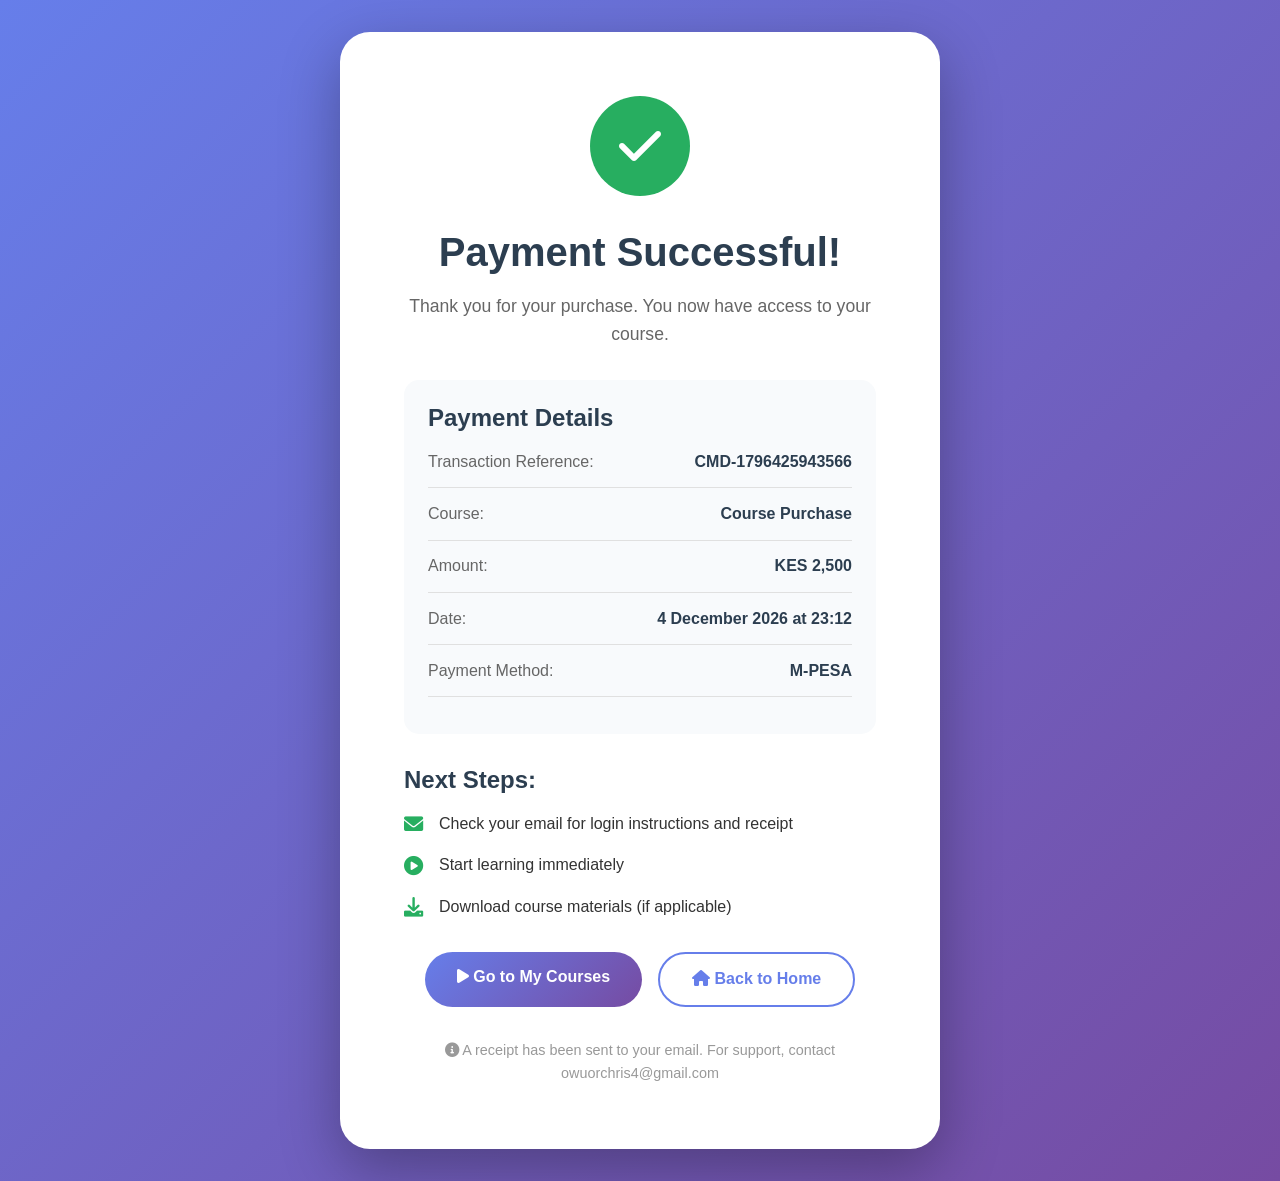
<file: success.html>
<!DOCTYPE html>
<html lang="en">
<head>
    <meta charset="UTF-8">
    <meta name="viewport" content="width=device-width, initial-scale=1.0">
    <title>Payment Successful - CodeMaster Kenya</title>
    <link rel="stylesheet" href="css/style.css">
    <link rel="stylesheet" href="https://cdnjs.cloudflare.com/ajax/libs/font-awesome/6.0.0/css/all.min.css">
</head>
<body>
    <div class="success-page" style="min-height: 100vh; display: flex; align-items: center; justify-content: center; background: linear-gradient(135deg, #667eea 0%, #764ba2 100%); padding: 2rem;">
        <div class="success-card" style="background: white; border-radius: 30px; padding: 4rem; text-align: center; max-width: 600px; box-shadow: 0 20px 60px rgba(0,0,0,0.3); animation: slideUp 0.5s ease;">
            <div class="success-icon" style="width: 100px; height: 100px; background: #27ae60; border-radius: 50%; display: flex; align-items: center; justify-content: center; margin: 0 auto 2rem; animation: scaleIn 0.5s ease 0.2s both;">
                <i class="fas fa-check" style="font-size: 3rem; color: white;"></i>
            </div>
            
            <h1 style="font-size: 2.5rem; color: #2c3e50; margin-bottom: 1rem;">Payment Successful!</h1>
            <p style="color: #666; margin-bottom: 2rem; font-size: 1.1rem;">Thank you for your purchase. You now have access to your course.</p>
            
            <div class="payment-details" id="paymentDetails" style="background: #f8fafc; border-radius: 15px; padding: 1.5rem; margin: 2rem 0; text-align: left;">
                <h3 style="margin-bottom: 1rem; color: #2c3e50;">Payment Details</h3>
                <div class="detail-row" style="display: flex; justify-content: space-between; margin-bottom: 0.8rem; padding-bottom: 0.8rem; border-bottom: 1px solid #e0e0e0;">
                    <span class="detail-label" style="color: #666;">Transaction Reference:</span>
                    <span class="detail-value" id="transactionRef" style="font-weight: bold; color: #2c3e50;">CMD-123456789</span>
                </div>
                <div class="detail-row" style="display: flex; justify-content: space-between; margin-bottom: 0.8rem; padding-bottom: 0.8rem; border-bottom: 1px solid #e0e0e0;">
                    <span class="detail-label" style="color: #666;">Course:</span>
                    <span class="detail-value" id="courseName" style="font-weight: bold; color: #2c3e50;">Loading...</span>
                </div>
                <div class="detail-row" style="display: flex; justify-content: space-between; margin-bottom: 0.8rem; padding-bottom: 0.8rem; border-bottom: 1px solid #e0e0e0;">
                    <span class="detail-label" style="color: #666;">Amount:</span>
                    <span class="detail-value" id="amount" style="font-weight: bold; color: #2c3e50;">KES 0</span>
                </div>
                <div class="detail-row" style="display: flex; justify-content: space-between; margin-bottom: 0.8rem; padding-bottom: 0.8rem; border-bottom: 1px solid #e0e0e0;">
                    <span class="detail-label" style="color: #666;">Date:</span>
                    <span class="detail-value" id="date" style="font-weight: bold; color: #2c3e50;"></span>
                </div>
                <div class="detail-row" style="display: flex; justify-content: space-between; margin-bottom: 0.8rem; padding-bottom: 0.8rem; border-bottom: 1px solid #e0e0e0;">
                    <span class="detail-label" style="color: #666;">Payment Method:</span>
                    <span class="detail-value" style="font-weight: bold; color: #2c3e50;">M-PESA</span>
                </div>
            </div>
            
            <div class="next-steps" style="text-align: left; margin: 2rem 0;">
                <h3 style="margin-bottom: 1rem; color: #2c3e50;">Next Steps:</h3>
                <ul style="list-style: none;">
                    <li style="margin: 1rem 0; display: flex; align-items: center; gap: 1rem;">
                        <i class="fas fa-envelope" style="color: #27ae60; font-size: 1.2rem;"></i>
                        <span>Check your email for login instructions and receipt</span>
                    </li>
                    <li style="margin: 1rem 0; display: flex; align-items: center; gap: 1rem;">
                        <i class="fas fa-play-circle" style="color: #27ae60; font-size: 1.2rem;"></i>
                        <span>Start learning immediately</span>
                    </li>
                    <li style="margin: 1rem 0; display: flex; align-items: center; gap: 1rem;">
                        <i class="fas fa-download" style="color: #27ae60; font-size: 1.2rem;"></i>
                        <span>Download course materials (if applicable)</span>
                    </li>
                </ul>
            </div>
            
            <div class="action-buttons" style="display: flex; gap: 1rem; justify-content: center; margin-top: 2rem;">
                <a href="courses.html" class="btn btn-primary" style="padding: 0.8rem 2rem;">
                    <i class="fas fa-play"></i> Go to My Courses
                </a>
                <a href="index.html" class="btn btn-outline" style="padding: 0.8rem 2rem;">
                    <i class="fas fa-home"></i> Back to Home
                </a>
            </div>
            
            <p style="margin-top: 2rem; font-size: 0.9rem; color: #999;">
                <i class="fas fa-info-circle"></i> 
                A receipt has been sent to your email. For support, contact owuorchris4@gmail.com
            </p>
        </div>
    </div>

    <script>
        const urlParams = new URLSearchParams(window.location.search);
        const ref = urlParams.get('ref') || 'CMD-' + Date.now();
        const plan = urlParams.get('plan') || 'Course Purchase';
        
        let amount = 'KES 2,500';
        if (plan.includes('Yearly')) amount = 'KES 25,000';
        if (plan.includes('Lifetime')) amount = 'KES 45,000';
        if (plan.includes('Cheat')) amount = 'KES 499';
        
        document.getElementById('transactionRef').textContent = ref;
        document.getElementById('courseName').textContent = decodeURIComponent(plan);
        document.getElementById('amount').textContent = amount;
        document.getElementById('date').textContent = new Date().toLocaleDateString('en-KE', {
            year: 'numeric',
            month: 'long',
            day: 'numeric',
            hour: '2-digit',
            minute: '2-digit'
        });
        
        const purchases = JSON.parse(localStorage.getItem('purchased_courses') || '[]');
        purchases.push({
            course: decodeURIComponent(plan),
            reference: ref,
            amount: amount,
            date: new Date().toISOString()
        });
        localStorage.setItem('purchased_courses', JSON.stringify(purchases));
    </script>
</body>
</html>
</file>
<file: css/style.css>
/* ===== RESET AND BASE STYLES ===== */
* {
    margin: 0;
    padding: 0;
    box-sizing: border-box;
}

:root {
    --primary-color: #667eea;
    --secondary-color: #764ba2;
    --accent-color: #ffd700;
    --success-color: #27ae60;
    --danger-color: #e74c3c;
    --dark-color: #2c3e50;
    --light-color: #f8fafc;
    --text-color: #333;
    --text-light: #666;
}

body {
    font-family: 'Inter', -apple-system, BlinkMacSystemFont, 'Segoe UI', Roboto, sans-serif;
    line-height: 1.6;
    color: var(--text-color);
    overflow-x: hidden;
}

.container {
    max-width: 1200px;
    margin: 0 auto;
    padding: 0 20px;
}

/* ===== TYPOGRAPHY ===== */
h1, h2, h3, h4 {
    line-height: 1.2;
    font-weight: 700;
}

h1 { font-size: 3.5rem; }
h2 { font-size: 2.5rem; margin-bottom: 1rem; }
h3 { font-size: 1.5rem; }
h4 { font-size: 1.2rem; }

.section-title {
    text-align: center;
    margin-bottom: 3rem;
    position: relative;
}

.section-title::after {
    content: '';
    display: block;
    width: 80px;
    height: 4px;
    background: linear-gradient(135deg, var(--primary-color), var(--secondary-color));
    margin: 1rem auto;
    border-radius: 2px;
}

/* ===== BUTTONS ===== */
.btn {
    display: inline-block;
    padding: 0.8rem 2rem;
    text-decoration: none;
    border-radius: 50px;
    transition: all 0.3s;
    border: none;
    cursor: pointer;
    font-weight: 600;
    font-size: 1rem;
    position: relative;
    overflow: hidden;
}

.btn::before {
    content: '';
    position: absolute;
    top: 50%;
    left: 50%;
    width: 0;
    height: 0;
    border-radius: 50%;
    background: rgba(255, 255, 255, 0.3);
    transform: translate(-50%, -50%);
    transition: width 0.6s, height 0.6s;
}

.btn:hover::before {
    width: 300px;
    height: 300px;
}

.btn:hover {
    transform: translateY(-3px);
    box-shadow: 0 10px 30px rgba(0, 0, 0, 0.2);
}

.btn-primary {
    background: linear-gradient(135deg, var(--primary-color), var(--secondary-color));
    color: white;
}

.btn-secondary {
    background: transparent;
    border: 2px solid white;
    color: white;
}

.btn-outline {
    background: transparent;
    border: 2px solid var(--primary-color);
    color: var(--primary-color);
}

.btn-outline:hover {
    background: var(--primary-color);
    color: white;
}

.btn-paystack {
    background: #1ab7ea;
    color: white;
    width: 100%;
    padding: 1rem;
    border-radius: 10px;
    display: flex;
    align-items: center;
    justify-content: center;
    gap: 0.8rem;
}

.btn-paystack:hover {
    background: #0f9bd8;
}

/* ===== NAVIGATION ===== */
.navbar {
    background: var(--dark-color);
    color: white;
    padding: 1rem 0;
    position: fixed;
    top: 0;
    left: 0;
    right: 0;
    z-index: 1000;
    box-shadow: 0 2px 20px rgba(0,0,0,0.1);
}

.navbar .container {
    display: flex;
    justify-content: space-between;
    align-items: center;
}

.logo {
    font-size: 1.8rem;
    font-weight: bold;
    background: linear-gradient(135deg, #ffd700, #fff);
    -webkit-background-clip: text;
    -webkit-text-fill-color: transparent;
}

.nav-menu {
    display: flex;
    list-style: none;
    gap: 2rem;
}

.nav-menu li a {
    color: white;
    text-decoration: none;
    padding: 0.5rem 1rem;
    transition: all 0.3s;
    border-radius: 4px;
    font-weight: 500;
}

.nav-menu li a:hover {
    background: rgba(255, 255, 255, 0.1);
    transform: translateY(-2px);
}

.mobile-menu-btn {
    display: none;
    font-size: 1.5rem;
    cursor: pointer;
}

/* ===== HERO SECTION ===== */
.hero {
    background: linear-gradient(135deg, var(--primary-color) 0%, var(--secondary-color) 100%);
    color: white;
    text-align: center;
    padding: 8rem 0 6rem;
    position: relative;
    overflow: hidden;
}

.hero::before {
    content: '';
    position: absolute;
    top: 0;
    left: 0;
    right: 0;
    bottom: 0;
    background: url('data:image/svg+xml,<svg xmlns="http://www.w3.org/2000/svg" viewBox="0 0 100 100" opacity="0.1"><text x="10" y="50" font-size="20">💻</text><text x="50" y="30" font-size="20">⚡</text><text x="80" y="70" font-size="20">🚀</text></svg>') repeat;
    pointer-events: none;
}

.hero-content {
    position: relative;
    z-index: 1;
}

.hero h1 {
    font-size: 4rem;
    margin-bottom: 1.5rem;
    animation: fadeInUp 1s ease;
}

.hero .highlight {
    color: var(--accent-color);
    position: relative;
    display: inline-block;
}

.hero .highlight::after {
    content: '';
    position: absolute;
    bottom: 5px;
    left: 0;
    width: 100%;
    height: 10px;
    background: rgba(255, 215, 0, 0.3);
    z-index: -1;
}

.hero p {
    font-size: 1.3rem;
    margin-bottom: 2.5rem;
    max-width: 700px;
    margin-left: auto;
    margin-right: auto;
    animation: fadeInUp 1s ease 0.2s both;
}

.hero-buttons {
    animation: fadeInUp 1s ease 0.4s both;
}

/* ===== FEATURES SECTION ===== */
.features {
    padding: 5rem 0;
    background: white;
}

.features-grid {
    display: grid;
    grid-template-columns: repeat(auto-fit, minmax(250px, 1fr));
    gap: 2rem;
    margin-top: 3rem;
}

.feature-card {
    text-align: center;
    padding: 2rem;
    border-radius: 15px;
    transition: all 0.3s;
    background: white;
    box-shadow: 0 5px 20px rgba(0,0,0,0.05);
}

.feature-card:hover {
    transform: translateY(-10px);
    box-shadow: 0 10px 30px rgba(102, 126, 234, 0.2);
}

.feature-icon {
    width: 80px;
    height: 80px;
    background: linear-gradient(135deg, var(--primary-color), var(--secondary-color));
    border-radius: 50%;
    display: flex;
    align-items: center;
    justify-content: center;
    margin: 0 auto 1.5rem;
}

.feature-icon i {
    font-size: 2rem;
    color: white;
}

/* ===== COURSES SECTION ===== */
.courses-section {
    padding: 5rem 0;
    background: var(--light-color);
}

.course-grid {
    display: grid;
    grid-template-columns: repeat(auto-fit, minmax(350px, 1fr));
    gap: 2rem;
    margin-top: 3rem;
}

.course-card {
    background: white;
    border-radius: 20px;
    overflow: hidden;
    box-shadow: 0 5px 20px rgba(0,0,0,0.1);
    transition: all 0.3s;
    position: relative;
}

.course-card:hover {
    transform: translateY(-10px);
    box-shadow: 0 15px 40px rgba(102, 126, 234, 0.2);
}

.course-badge {
    position: absolute;
    top: 1rem;
    right: 1rem;
    background: var(--accent-color);
    color: var(--dark-color);
    padding: 0.3rem 1rem;
    border-radius: 50px;
    font-weight: 600;
    font-size: 0.9rem;
    z-index: 1;
}

.course-badge.premium {
    background: #1ab7ea;
    color: white;
}

.course-image {
    height: 200px;
    background: linear-gradient(135deg, var(--primary-color), var(--secondary-color));
    display: flex;
    align-items: center;
    justify-content: center;
}

.course-image i {
    font-size: 4rem;
    color: white;
    opacity: 0.8;
}

.course-content {
    padding: 2rem;
}

.course-content h3 {
    margin-bottom: 0.5rem;
}

.course-content p {
    color: var(--text-light);
    margin-bottom: 1rem;
}

.course-meta {
    display: flex;
    gap: 1rem;
    margin-bottom: 1.5rem;
}

.course-meta span {
    background: var(--light-color);
    padding: 0.3rem 0.8rem;
    border-radius: 50px;
    font-size: 0.9rem;
    color: var(--text-light);
}

.course-meta i {
    margin-right: 0.3rem;
    color: var(--primary-color);
}

.course-footer {
    display: flex;
    justify-content: space-between;
    align-items: center;
    border-top: 1px solid #e0e0e0;
    padding-top: 1.5rem;
}

.course-price {
    font-size: 1.5rem;
    font-weight: bold;
    color: var(--primary-color);
}

.course-price.free {
    color: var(--success-color);
}

/* ===== PREMIUM PLANS SECTION ===== */
.premium-section {
    padding: 5rem 0;
    background: white;
}

.pricing-grid {
    display: grid;
    grid-template-columns: repeat(auto-fit, minmax(300px, 1fr));
    gap: 2rem;
    margin-top: 3rem;
}

.pricing-card {
    background: white;
    border-radius: 20px;
    padding: 2.5rem 2rem;
    text-align: center;
    box-shadow: 0 5px 20px rgba(0,0,0,0.1);
    position: relative;
    transition: all 0.3s;
    border: 1px solid #e0e0e0;
}

.pricing-card:hover {
    transform: translateY(-10px);
    box-shadow: 0 15px 40px rgba(102, 126, 234, 0.2);
}

.pricing-card.featured {
    border: 2px solid var(--accent-color);
    transform: scale(1.05);
}

.pricing-card.featured:hover {
    transform: scale(1.05) translateY(-10px);
}

.popular-badge {
    position: absolute;
    top: -12px;
    left: 50%;
    transform: translateX(-50%);
    background: var(--accent-color);
    color: var(--dark-color);
    padding: 0.3rem 1.5rem;
    border-radius: 50px;
    font-weight: bold;
    font-size: 0.9rem;
    box-shadow: 0 5px 15px rgba(255, 215, 0, 0.3);
}

.pricing-header {
    margin-bottom: 2rem;
    padding-bottom: 1.5rem;
    border-bottom: 2px solid #f0f0f0;
}

.pricing-header h3 {
    font-size: 1.8rem;
    margin-bottom: 1rem;
}

.price {
    font-size: 3rem;
    font-weight: bold;
    color: var(--primary-color);
}

.price span {
    font-size: 1rem;
    color: var(--text-light);
    font-weight: normal;
}

.savings {
    color: var(--success-color);
    font-size: 0.9rem;
    margin-top: 0.5rem;
}

.features-list {
    list-style: none;
    margin-bottom: 2rem;
    text-align: left;
}

.features-list li {
    margin-bottom: 1rem;
    display: flex;
    align-items: center;
    gap: 0.5rem;
}

.features-list i {
    color: var(--success-color);
}

/* ===== TESTIMONIALS SECTION ===== */
.testimonials {
    padding: 5rem 0;
    background: linear-gradient(135deg, var(--primary-color) 0%, var(--secondary-color) 100%);
    color: white;
}

.testimonials h2 {
    color: white;
}

.testimonials h2::after {
    background: var(--accent-color);
}

.testimonials-grid {
    display: grid;
    grid-template-columns: repeat(auto-fit, minmax(300px, 1fr));
    gap: 2rem;
    margin-top: 3rem;
}

.testimonial-card {
    background: rgba(255, 255, 255, 0.1);
    backdrop-filter: blur(10px);
    padding: 2rem;
    border-radius: 20px;
    border: 1px solid rgba(255, 255, 255, 0.2);
}

.testimonial-card i {
    color: var(--accent-color);
    font-size: 2rem;
    margin-bottom: 1rem;
}

.testimonial-card p {
    font-style: italic;
    margin-bottom: 1.5rem;
}

.testimonial-author {
    display: flex;
    align-items: center;
    gap: 1rem;
}

.testimonial-author i {
    font-size: 2.5rem;
    margin-bottom: 0;
}

/* ===== CTA SECTION ===== */
.cta-section {
    padding: 5rem 0;
    background: linear-gradient(135deg, var(--dark-color), #1a2634);
    color: white;
    text-align: center;
}

.cta-section h2 {
    color: white;
    margin-bottom: 1rem;
}

.cta-section p {
    font-size: 1.2rem;
    margin-bottom: 2rem;
    opacity: 0.9;
}

/* ===== FOOTER ===== */
footer {
    background: var(--dark-color);
    color: white;
    padding: 4rem 0 1rem;
}

.footer-grid {
    display: grid;
    grid-template-columns: repeat(auto-fit, minmax(250px, 1fr));
    gap: 3rem;
    margin-bottom: 3rem;
}

.footer-section h4 {
    margin-bottom: 1.5rem;
    color: var(--accent-color);
}

.footer-section p {
    color: #bdc3c7;
    line-height: 1.8;
}

.footer-section ul {
    list-style: none;
}

.footer-section ul li {
    margin-bottom: 0.8rem;
}

.footer-section ul li a {
    color: #bdc3c7;
    text-decoration: none;
    transition: all 0.3s;
}

.footer-section ul li a:hover {
    color: var(--accent-color);
    padding-left: 5px;
}

.footer-section i {
    margin-right: 0.5rem;
    color: var(--accent-color);
}

.social-links {
    display: flex;
    gap: 1rem;
    margin-top: 1rem;
}

.social-links a {
    color: white;
    background: rgba(255, 255, 255, 0.1);
    width: 40px;
    height: 40px;
    border-radius: 50%;
    display: flex;
    align-items: center;
    justify-content: center;
    transition: all 0.3s;
}

.social-links a:hover {
    background: var(--accent-color);
    color: var(--dark-color);
    transform: translateY(-3px);
}

.footer-bottom {
    text-align: center;
    padding-top: 2rem;
    border-top: 1px solid rgba(255, 255, 255, 0.1);
    color: #bdc3c7;
}

/* ===== ANIMATIONS ===== */
@keyframes fadeInUp {
    from {
        opacity: 0;
        transform: translateY(30px);
    }
    to {
        opacity: 1;
        transform: translateY(0);
    }
}

@keyframes float {
    0%, 100% { transform: translateY(0); }
    50% { transform: translateY(-20px); }
}

/* ===== RESPONSIVE DESIGN ===== */
@media (max-width: 768px) {
    h1 { font-size: 2.5rem; }
    h2 { font-size: 2rem; }
    
    .nav-menu {
        display: none;
        position: absolute;
        top: 100%;
        left: 0;
        right: 0;
        background: var(--dark-color);
        flex-direction: column;
        padding: 1rem;
        text-align: center;
    }
    
    .nav-menu.active {
        display: flex;
    }
    
    .mobile-menu-btn {
        display: block;
    }
    
    .hero {
        padding: 6rem 0 4rem;
    }
    
    .hero h1 {
        font-size: 2.5rem;
    }
    
    .pricing-card.featured {
        transform: scale(1);
    }
    
    .pricing-card.featured:hover {
        transform: translateY(-10px);
    }
    
    .course-grid {
        grid-template-columns: 1fr;
    }
}
</file>
